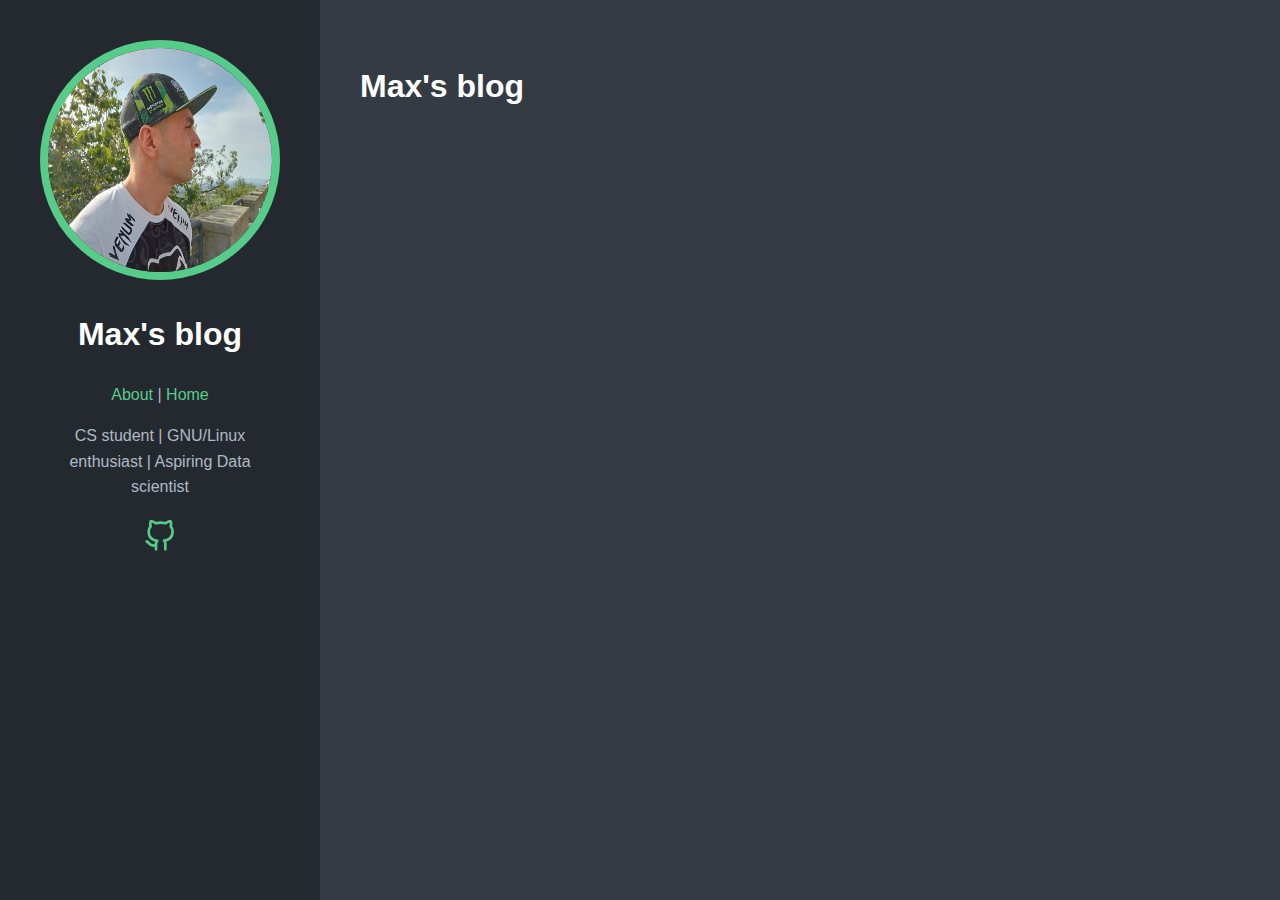
<file: index.html>
<!doctype html>
<html lang="en-us">
  <head>
    <title>Max&#39;s blog</title>
    <link rel="shortcut icon" href="/favicon.ico" />
    <meta charset="utf-8" />
    <meta name="generator" content="Hugo 0.118.2">
    <meta name="viewport" content="width=device-width, initial-scale=1" />
    <meta name="author" content="Emanuele Abbate" />
    <meta name="description" content="CS student | GNU/Linux enthusiast | Aspiring Data scientist" />
    <link rel="stylesheet" href="/css/main.min.3c3c186cd62e563ad6e2f00a89dbee656ab912d1d46f856b5605dd0232521e2a.css" />

    
    <meta name="twitter:card" content="summary"/>
<meta name="twitter:title" content="Max&#39;s blog"/>
<meta name="twitter:description" content="CS student | GNU/Linux enthusiast | Aspiring Data scientist"/>

    <meta property="og:title" content="Max&#39;s blog" />
<meta property="og:description" content="CS student | GNU/Linux enthusiast | Aspiring Data scientist" />
<meta property="og:type" content="website" />
<meta property="og:url" content="https://maxcohen31.github.io/" />


  </head>
  <body>
    <header class="app-header">
      <a href="https://maxcohen31.github.io/"><img class="app-header-avatar" src="/img/picme.jpg" alt="Emanuele Abbate" /></a>
      <span class="app-header-title">Max&#39;s blog</span>
      <nav class="app-header-menu">
          <a class="app-header-menu-item" href="/about/">About</a>
             | 
          
          <a class="app-header-menu-item" href="/">Home</a>
      </nav>
      <p>CS student | GNU/Linux enthusiast | Aspiring Data scientist</p>
      <div class="app-header-social">
        
          <a href="https://github.com/maxcohen31" target="_blank" rel="noreferrer noopener me">
            <svg viewBox="0 0 24 24" fill="none" stroke="currentColor" stroke-width="2" stroke-linecap="round" stroke-linejoin="round" class="icon icon-github">
  <title>Github</title>
  <path d="M9 19c-5 1.5-5-2.5-7-3m14 6v-3.87a3.37 3.37 0 0 0-.94-2.61c3.14-.35 6.44-1.54 6.44-7A5.44 5.44 0 0 0 20 4.77 5.07 5.07 0 0 0 19.91 1S18.73.65 16 2.48a13.38 13.38 0 0 0-7 0C6.27.65 5.09 1 5.09 1A5.07 5.07 0 0 0 5 4.77a5.44 5.44 0 0 0-1.5 3.78c0 5.42 3.3 6.61 6.44 7A3.37 3.37 0 0 0 9 18.13V22"></path>
</svg>
          </a>
        
      </div>
    </header>
    <main class="app-container">
      
  <article>
    <h1>Max&#39;s blog</h1>
    <ul class="posts-list">
      
    </ul>
    



  </article>

    </main>
  </body>
</html>
</file>
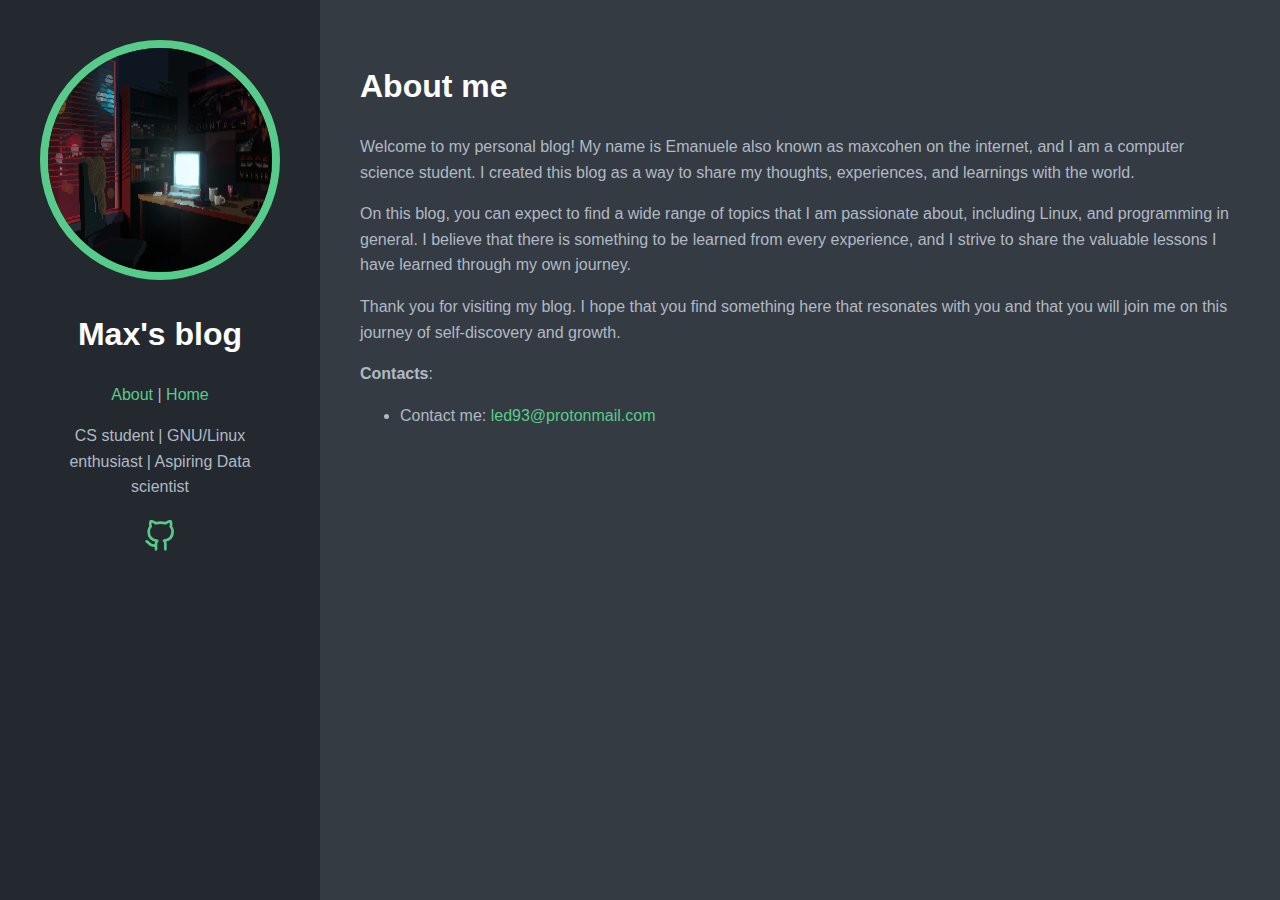
<file: about/index.html>
<!doctype html>
<html lang="en-us">
  <head>
    <title>About me // Max&#39;s blog</title>
    <link rel="shortcut icon" href="/favicon.ico" />
    <meta charset="utf-8" />
    <meta name="generator" content="Hugo 0.110.0">
    <meta name="viewport" content="width=device-width, initial-scale=1" />
    <meta name="author" content="Emanuele Abbate" />
    <meta name="description" content="" />
    <link rel="stylesheet" href="/css/main.min.3c3c186cd62e563ad6e2f00a89dbee656ab912d1d46f856b5605dd0232521e2a.css" />

    
    <meta name="twitter:card" content="summary"/>
<meta name="twitter:title" content="About me"/>
<meta name="twitter:description" content="Welcome to my personal blog! My name is Emanuele also known as maxcohen on the internet, and I am a computer science student. I created this blog as a way to share my thoughts, experiences, and learnings with the world.
On this blog, you can expect to find a wide range of topics that I am passionate about, including Linux, and programming in general. I believe that there is something to be learned from every experience, and I strive to share the valuable lessons I have learned through my own journey."/>

    <meta property="og:title" content="About me" />
<meta property="og:description" content="Welcome to my personal blog! My name is Emanuele also known as maxcohen on the internet, and I am a computer science student. I created this blog as a way to share my thoughts, experiences, and learnings with the world.
On this blog, you can expect to find a wide range of topics that I am passionate about, including Linux, and programming in general. I believe that there is something to be learned from every experience, and I strive to share the valuable lessons I have learned through my own journey." />
<meta property="og:type" content="article" />
<meta property="og:url" content="https://maxcohen31.github.io/about/" /><meta property="article:section" content="" />




  </head>
  <body>
    <header class="app-header">
      <a href="https://maxcohen31.github.io/"><img class="app-header-avatar" src="/img/retro.jpg" alt="Emanuele Abbate" /></a>
      <span class="app-header-title">Max&#39;s blog</span>
      <nav class="app-header-menu">
          <a class="app-header-menu-item" href="/about/">About</a>
             | 
          
          <a class="app-header-menu-item" href="/">Home</a>
      </nav>
      <p>CS student | GNU/Linux enthusiast | Aspiring Data scientist</p>
      <div class="app-header-social">
        
          <a href="https://github.com/maxcohen31" target="_blank" rel="noreferrer noopener me">
            <svg viewBox="0 0 24 24" fill="none" stroke="currentColor" stroke-width="2" stroke-linecap="round" stroke-linejoin="round" class="icon icon-github">
  <title>Github</title>
  <path d="M9 19c-5 1.5-5-2.5-7-3m14 6v-3.87a3.37 3.37 0 0 0-.94-2.61c3.14-.35 6.44-1.54 6.44-7A5.44 5.44 0 0 0 20 4.77 5.07 5.07 0 0 0 19.91 1S18.73.65 16 2.48a13.38 13.38 0 0 0-7 0C6.27.65 5.09 1 5.09 1A5.07 5.07 0 0 0 5 4.77a5.44 5.44 0 0 0-1.5 3.78c0 5.42 3.3 6.61 6.44 7A3.37 3.37 0 0 0 9 18.13V22"></path>
</svg>
          </a>
        
      </div>
    </header>
    <main class="app-container">
      
  <article class="post">
    <header class="post-header">
      <h1 class ="post-title">About me</h1>
    </header>
    <div class="post-content">
      <p>Welcome to my personal blog! My name is Emanuele also known as maxcohen on the internet, and I am a computer science student. I created this blog as a way to share my thoughts, experiences, and learnings with the world.</p>
<p>On this blog, you can expect to find a wide range of topics that I am passionate about, including Linux, and programming in general. I believe that there is something to be learned from every experience, and I strive to share the valuable lessons I have learned through my own journey.</p>
<p>Thank you for visiting my blog. I hope that you find something here that resonates with you and that you will join me on this journey of self-discovery and growth.</p>
<p><strong>Contacts</strong>:</p>
<ul>
<li>Contact me: <a href="mailto:led93@protonmail.com">led93@protonmail.com</a></li>
</ul>

    </div>
    <div class="post-footer">
      
    </div>
  </article>

    </main>
  </body>
</html>
</file>
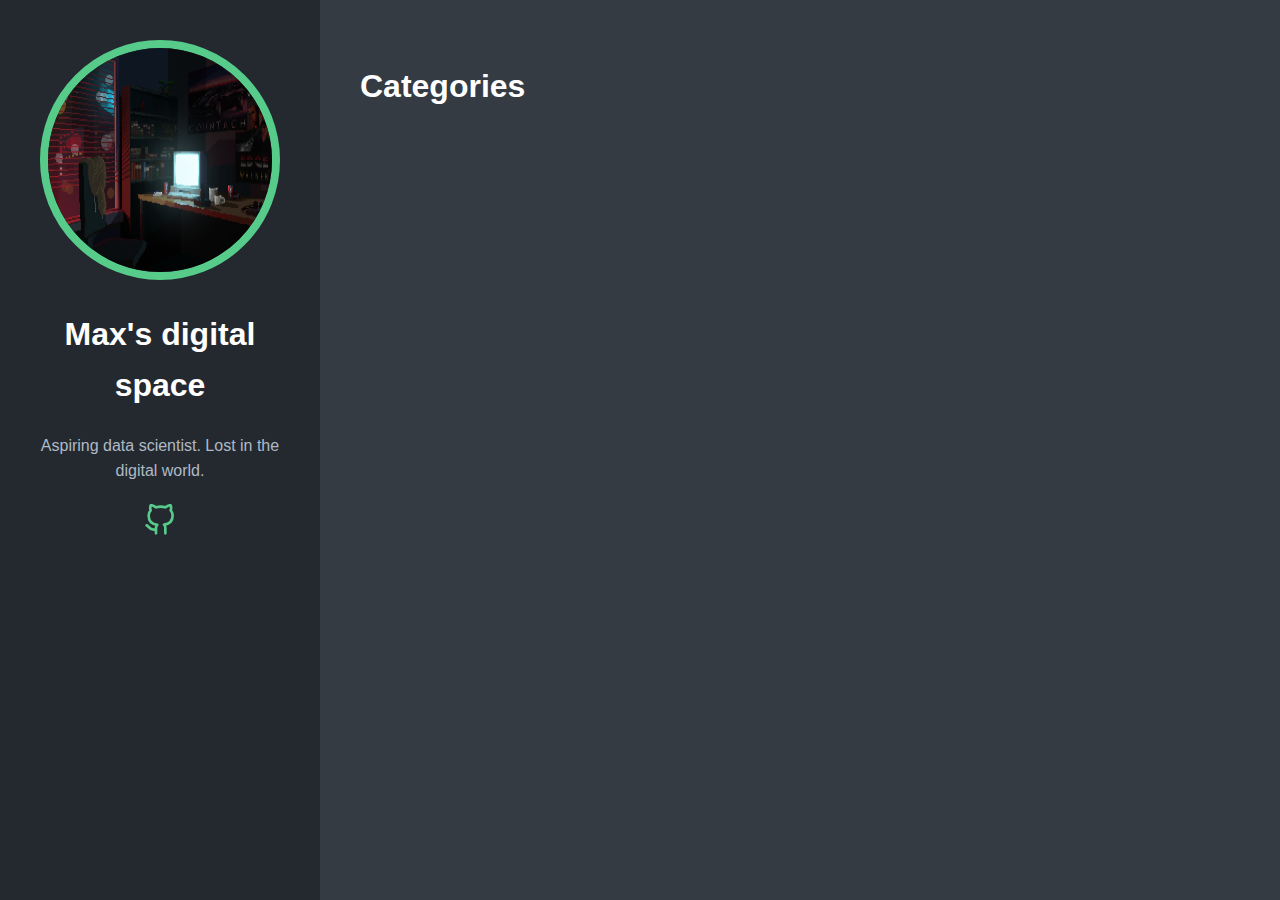
<file: categories/index.html>
<!doctype html>
<html lang="en-us">
  <head>
    <title>Categories // Max&#39;s digital space</title>
    <link rel="shortcut icon" href="/favicon.ico" />
    <meta charset="utf-8" />
    <meta name="generator" content="Hugo 0.109.0">
    <meta name="viewport" content="width=device-width, initial-scale=1" />
    <meta name="author" content="Emanuele Abbate" />
    <meta name="description" content="" />
    <link rel="stylesheet" href="/css/main.min.3c3c186cd62e563ad6e2f00a89dbee656ab912d1d46f856b5605dd0232521e2a.css" />

    
    <meta name="twitter:card" content="summary"/>
<meta name="twitter:title" content="Categories"/>
<meta name="twitter:description" content="Aspiring data scientist. Lost in the digital world."/>

    <meta property="og:title" content="Categories" />
<meta property="og:description" content="Aspiring data scientist. Lost in the digital world." />
<meta property="og:type" content="website" />
<meta property="og:url" content="https://maxcohen31.github.io/categories/" />


  </head>
  <body>
    <header class="app-header">
      <a href="https://maxcohen31.github.io/"><img class="app-header-avatar" src="/img/retro.jpg" alt="Emanuele Abbate" /></a>
      <span class="app-header-title">Max&#39;s digital space</span>
      <p>Aspiring data scientist. Lost in the digital world.</p>
      <div class="app-header-social">
        
          <a href="https://github.com/maxcohen31" target="_blank" rel="noreferrer noopener me">
            <svg viewBox="0 0 24 24" fill="none" stroke="currentColor" stroke-width="2" stroke-linecap="round" stroke-linejoin="round" class="icon icon-github">
  <title>Github</title>
  <path d="M9 19c-5 1.5-5-2.5-7-3m14 6v-3.87a3.37 3.37 0 0 0-.94-2.61c3.14-.35 6.44-1.54 6.44-7A5.44 5.44 0 0 0 20 4.77 5.07 5.07 0 0 0 19.91 1S18.73.65 16 2.48a13.38 13.38 0 0 0-7 0C6.27.65 5.09 1 5.09 1A5.07 5.07 0 0 0 5 4.77a5.44 5.44 0 0 0-1.5 3.78c0 5.42 3.3 6.61 6.44 7A3.37 3.37 0 0 0 9 18.13V22"></path>
</svg>
          </a>
        
      </div>
    </header>
    <main class="app-container">
      
  <article>
    <h1>Categories</h1>
    <ul class="tags-list">
      
    </ul>
  </article>

    </main>
  </body>
</html>
</file>
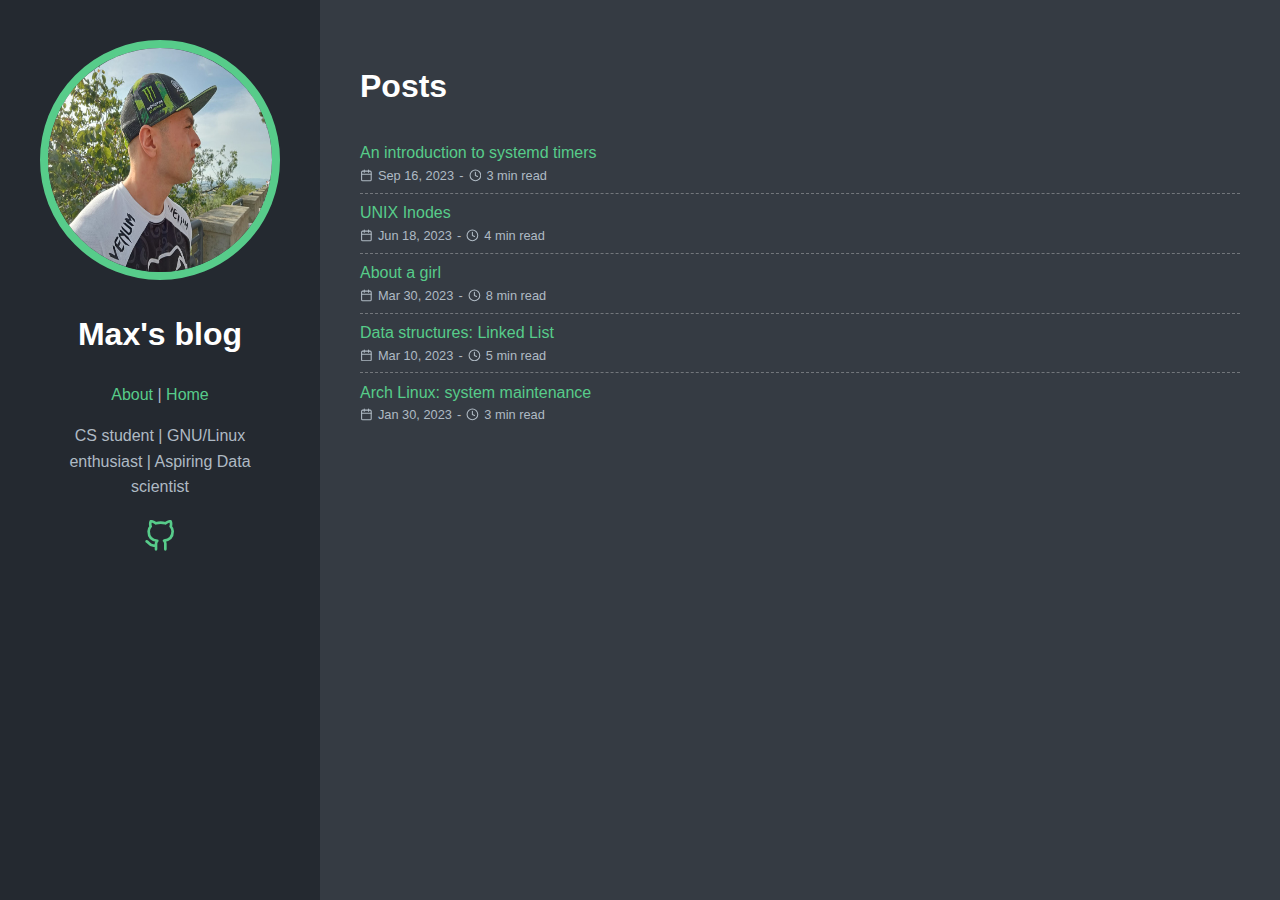
<file: posts/index.html>
<!doctype html>
<html lang="en-us">
  <head>
    <title>Posts // Max&#39;s blog</title>
    <link rel="shortcut icon" href="/favicon.ico" />
    <meta charset="utf-8" />
    <meta name="generator" content="Hugo 0.118.2">
    <meta name="viewport" content="width=device-width, initial-scale=1" />
    <meta name="author" content="Emanuele Abbate" />
    <meta name="description" content="" />
    <link rel="stylesheet" href="/css/main.min.3c3c186cd62e563ad6e2f00a89dbee656ab912d1d46f856b5605dd0232521e2a.css" />

    
    <meta name="twitter:card" content="summary"/>
<meta name="twitter:title" content="Posts"/>
<meta name="twitter:description" content="CS student | GNU/Linux enthusiast | Aspiring Data scientist"/>

    <meta property="og:title" content="Posts" />
<meta property="og:description" content="CS student | GNU/Linux enthusiast | Aspiring Data scientist" />
<meta property="og:type" content="website" />
<meta property="og:url" content="https://maxcohen31.github.io/posts/" />


  </head>
  <body>
    <header class="app-header">
      <a href="https://maxcohen31.github.io/"><img class="app-header-avatar" src="/img/picme.jpg" alt="Emanuele Abbate" /></a>
      <span class="app-header-title">Max&#39;s blog</span>
      <nav class="app-header-menu">
          <a class="app-header-menu-item" href="/about/">About</a>
             | 
          
          <a class="app-header-menu-item" href="/">Home</a>
      </nav>
      <p>CS student | GNU/Linux enthusiast | Aspiring Data scientist</p>
      <div class="app-header-social">
        
          <a href="https://github.com/maxcohen31" target="_blank" rel="noreferrer noopener me">
            <svg viewBox="0 0 24 24" fill="none" stroke="currentColor" stroke-width="2" stroke-linecap="round" stroke-linejoin="round" class="icon icon-github">
  <title>Github</title>
  <path d="M9 19c-5 1.5-5-2.5-7-3m14 6v-3.87a3.37 3.37 0 0 0-.94-2.61c3.14-.35 6.44-1.54 6.44-7A5.44 5.44 0 0 0 20 4.77 5.07 5.07 0 0 0 19.91 1S18.73.65 16 2.48a13.38 13.38 0 0 0-7 0C6.27.65 5.09 1 5.09 1A5.07 5.07 0 0 0 5 4.77a5.44 5.44 0 0 0-1.5 3.78c0 5.42 3.3 6.61 6.44 7A3.37 3.37 0 0 0 9 18.13V22"></path>
</svg>
          </a>
        
      </div>
    </header>
    <main class="app-container">
      
  <article>
    <h1>Posts</h1>
    <ul class="posts-list">
      
        <li class="posts-list-item">
          <a class="posts-list-item-title" href="https://maxcohen31.github.io/posts/timers/">An introduction to systemd timers</a>
          <span class="posts-list-item-description">
            <svg viewBox="0 0 24 24" fill="none" stroke="currentColor" stroke-width="2" stroke-linecap="round" stroke-linejoin="round" class="icon icon-calendar">
  <title>calendar</title>
  <rect x="3" y="4" width="18" height="18" rx="2" ry="2"></rect><line x1="16" y1="2" x2="16" y2="6"></line><line x1="8" y1="2" x2="8" y2="6"></line><line x1="3" y1="10" x2="21" y2="10"></line>
</svg>
            Sep 16, 2023
            <span class="posts-list-item-separator">-</span>
            <svg viewBox="0 0 24 24" fill="none" stroke="currentColor" stroke-width="2" stroke-linecap="round" stroke-linejoin="round" class="icon icon-clock">
  <title>clock</title>
  <circle cx="12" cy="12" r="10"></circle><polyline points="12 6 12 12 16 14"></polyline>
</svg>
            3 min read
          </span>
        </li>
      
        <li class="posts-list-item">
          <a class="posts-list-item-title" href="https://maxcohen31.github.io/posts/unix_inodes/">UNIX Inodes</a>
          <span class="posts-list-item-description">
            <svg viewBox="0 0 24 24" fill="none" stroke="currentColor" stroke-width="2" stroke-linecap="round" stroke-linejoin="round" class="icon icon-calendar">
  <title>calendar</title>
  <rect x="3" y="4" width="18" height="18" rx="2" ry="2"></rect><line x1="16" y1="2" x2="16" y2="6"></line><line x1="8" y1="2" x2="8" y2="6"></line><line x1="3" y1="10" x2="21" y2="10"></line>
</svg>
            Jun 18, 2023
            <span class="posts-list-item-separator">-</span>
            <svg viewBox="0 0 24 24" fill="none" stroke="currentColor" stroke-width="2" stroke-linecap="round" stroke-linejoin="round" class="icon icon-clock">
  <title>clock</title>
  <circle cx="12" cy="12" r="10"></circle><polyline points="12 6 12 12 16 14"></polyline>
</svg>
            4 min read
          </span>
        </li>
      
        <li class="posts-list-item">
          <a class="posts-list-item-title" href="https://maxcohen31.github.io/posts/about_a_girl/">About a girl</a>
          <span class="posts-list-item-description">
            <svg viewBox="0 0 24 24" fill="none" stroke="currentColor" stroke-width="2" stroke-linecap="round" stroke-linejoin="round" class="icon icon-calendar">
  <title>calendar</title>
  <rect x="3" y="4" width="18" height="18" rx="2" ry="2"></rect><line x1="16" y1="2" x2="16" y2="6"></line><line x1="8" y1="2" x2="8" y2="6"></line><line x1="3" y1="10" x2="21" y2="10"></line>
</svg>
            Mar 30, 2023
            <span class="posts-list-item-separator">-</span>
            <svg viewBox="0 0 24 24" fill="none" stroke="currentColor" stroke-width="2" stroke-linecap="round" stroke-linejoin="round" class="icon icon-clock">
  <title>clock</title>
  <circle cx="12" cy="12" r="10"></circle><polyline points="12 6 12 12 16 14"></polyline>
</svg>
            8 min read
          </span>
        </li>
      
        <li class="posts-list-item">
          <a class="posts-list-item-title" href="https://maxcohen31.github.io/posts/data_structure1/">Data structures: Linked List</a>
          <span class="posts-list-item-description">
            <svg viewBox="0 0 24 24" fill="none" stroke="currentColor" stroke-width="2" stroke-linecap="round" stroke-linejoin="round" class="icon icon-calendar">
  <title>calendar</title>
  <rect x="3" y="4" width="18" height="18" rx="2" ry="2"></rect><line x1="16" y1="2" x2="16" y2="6"></line><line x1="8" y1="2" x2="8" y2="6"></line><line x1="3" y1="10" x2="21" y2="10"></line>
</svg>
            Mar 10, 2023
            <span class="posts-list-item-separator">-</span>
            <svg viewBox="0 0 24 24" fill="none" stroke="currentColor" stroke-width="2" stroke-linecap="round" stroke-linejoin="round" class="icon icon-clock">
  <title>clock</title>
  <circle cx="12" cy="12" r="10"></circle><polyline points="12 6 12 12 16 14"></polyline>
</svg>
            5 min read
          </span>
        </li>
      
        <li class="posts-list-item">
          <a class="posts-list-item-title" href="https://maxcohen31.github.io/posts/first/">Arch Linux: system maintenance</a>
          <span class="posts-list-item-description">
            <svg viewBox="0 0 24 24" fill="none" stroke="currentColor" stroke-width="2" stroke-linecap="round" stroke-linejoin="round" class="icon icon-calendar">
  <title>calendar</title>
  <rect x="3" y="4" width="18" height="18" rx="2" ry="2"></rect><line x1="16" y1="2" x2="16" y2="6"></line><line x1="8" y1="2" x2="8" y2="6"></line><line x1="3" y1="10" x2="21" y2="10"></line>
</svg>
            Jan 30, 2023
            <span class="posts-list-item-separator">-</span>
            <svg viewBox="0 0 24 24" fill="none" stroke="currentColor" stroke-width="2" stroke-linecap="round" stroke-linejoin="round" class="icon icon-clock">
  <title>clock</title>
  <circle cx="12" cy="12" r="10"></circle><polyline points="12 6 12 12 16 14"></polyline>
</svg>
            3 min read
          </span>
        </li>
      
    </ul>
    



  </article>

    </main>
  </body>
</html>
</file>
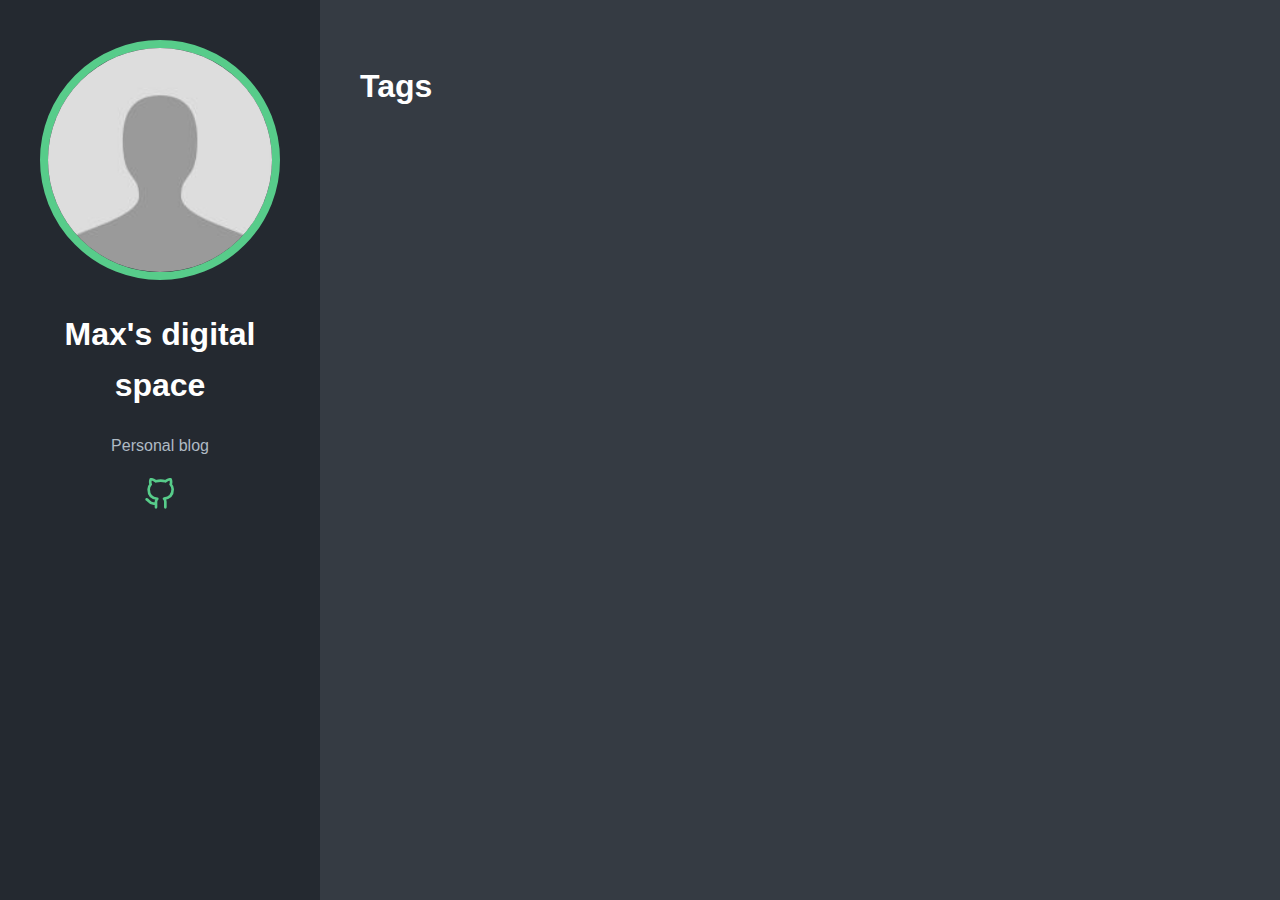
<file: tags/index.html>
<!doctype html>
<html lang="en-us">
  <head>
    <title>Tags // Max&#39;s digital space</title>
    <link rel="shortcut icon" href="/favicon.ico" />
    <meta charset="utf-8" />
    <meta name="generator" content="Hugo 0.109.0">
    <meta name="viewport" content="width=device-width, initial-scale=1" />
    <meta name="author" content="Emanuele Abbate" />
    <meta name="description" content="" />
    <link rel="stylesheet" href="/css/main.min.3c3c186cd62e563ad6e2f00a89dbee656ab912d1d46f856b5605dd0232521e2a.css" />

    
    <meta name="twitter:card" content="summary"/>
<meta name="twitter:title" content="Tags"/>
<meta name="twitter:description" content="Personal blog"/>

    <meta property="og:title" content="Tags" />
<meta property="og:description" content="Personal blog" />
<meta property="og:type" content="website" />
<meta property="og:url" content="https://maxcohen31.github.io/tags/" />


  </head>
  <body>
    <header class="app-header">
      <a href="https://maxcohen31.github.io/"><img class="app-header-avatar" src="/avatar.jpg" alt="Emanuele Abbate" /></a>
      <span class="app-header-title">Max&#39;s digital space</span>
      <p>Personal blog</p>
      <div class="app-header-social">
        
          <a href="https://github.com/maxcohen31" target="_blank" rel="noreferrer noopener me">
            <svg viewBox="0 0 24 24" fill="none" stroke="currentColor" stroke-width="2" stroke-linecap="round" stroke-linejoin="round" class="icon icon-github">
  <title>Github</title>
  <path d="M9 19c-5 1.5-5-2.5-7-3m14 6v-3.87a3.37 3.37 0 0 0-.94-2.61c3.14-.35 6.44-1.54 6.44-7A5.44 5.44 0 0 0 20 4.77 5.07 5.07 0 0 0 19.91 1S18.73.65 16 2.48a13.38 13.38 0 0 0-7 0C6.27.65 5.09 1 5.09 1A5.07 5.07 0 0 0 5 4.77a5.44 5.44 0 0 0-1.5 3.78c0 5.42 3.3 6.61 6.44 7A3.37 3.37 0 0 0 9 18.13V22"></path>
</svg>
          </a>
        
      </div>
    </header>
    <main class="app-container">
      
  <article>
    <h1>Tags</h1>
    <ul class="tags-list">
      
    </ul>
  </article>

    </main>
  </body>
</html>
</file>
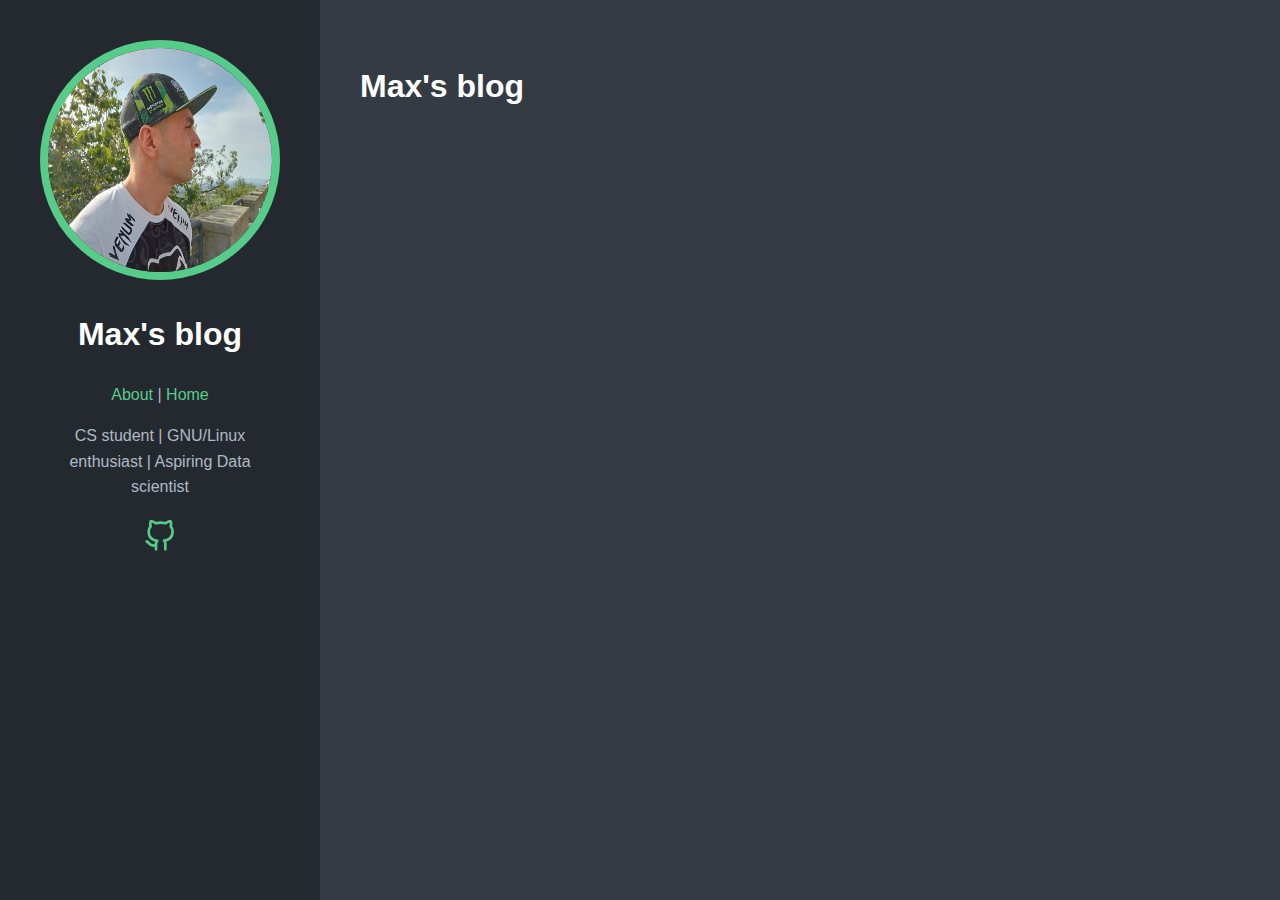
<file: page/1/index.html>
<!DOCTYPE html>
<html lang="en-us">
  <head>
    <title>https://maxcohen31.github.io/</title>
    <link rel="canonical" href="https://maxcohen31.github.io/">
    <meta name="robots" content="noindex">
    <meta charset="utf-8">
    <meta http-equiv="refresh" content="0; url=https://maxcohen31.github.io/">
  </head>
</html>
</file>
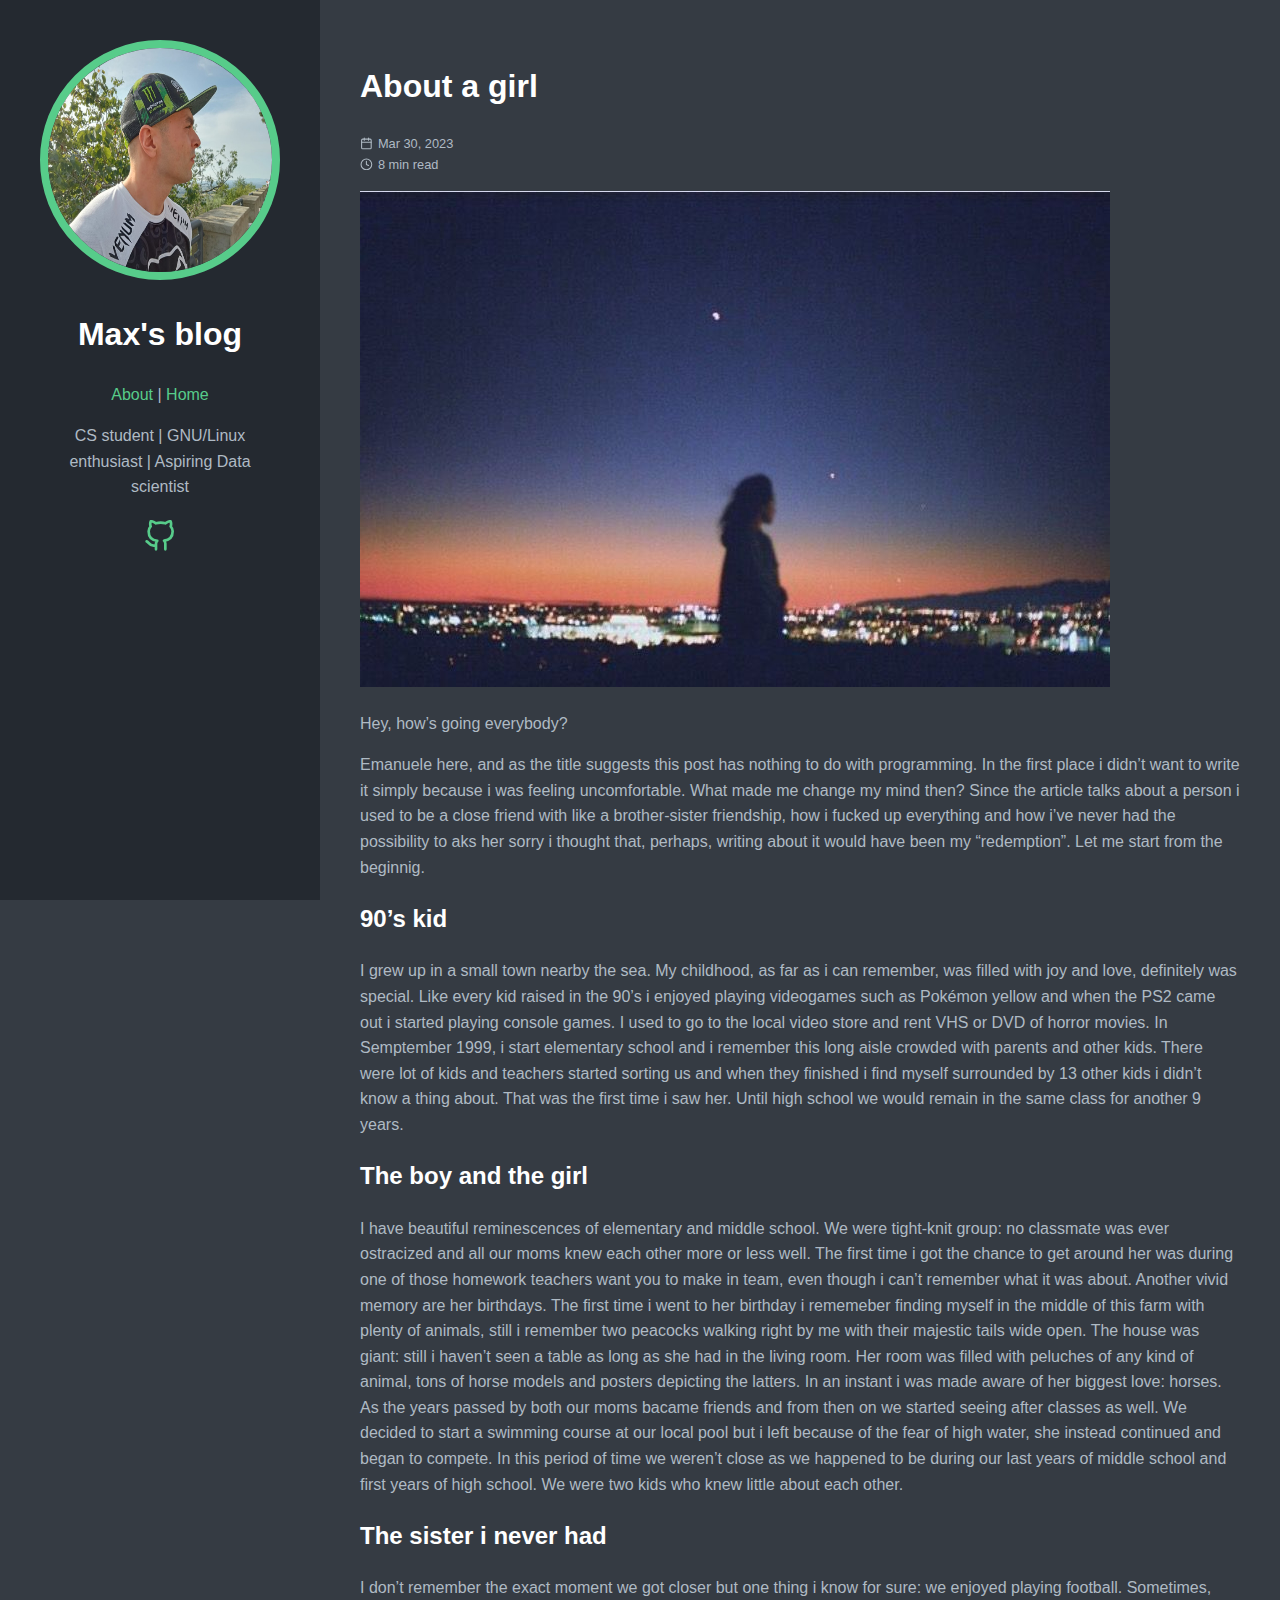
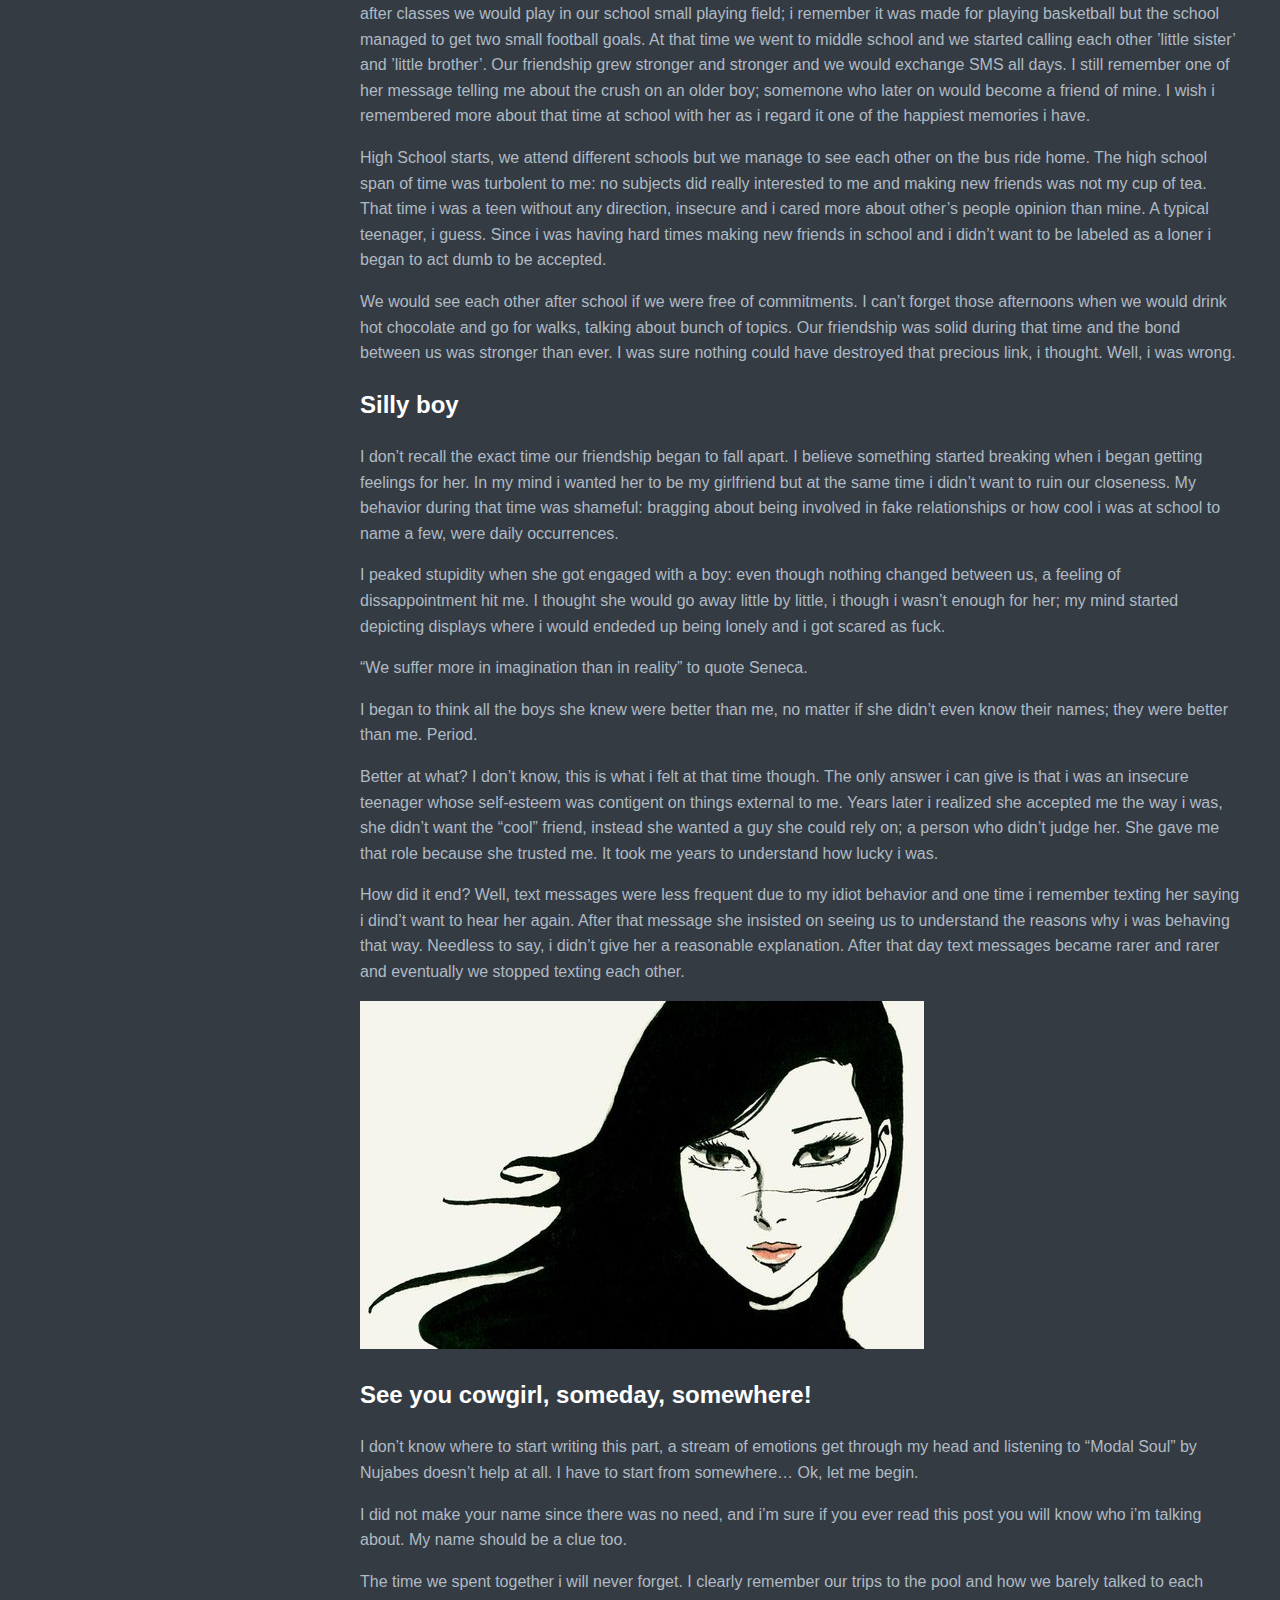
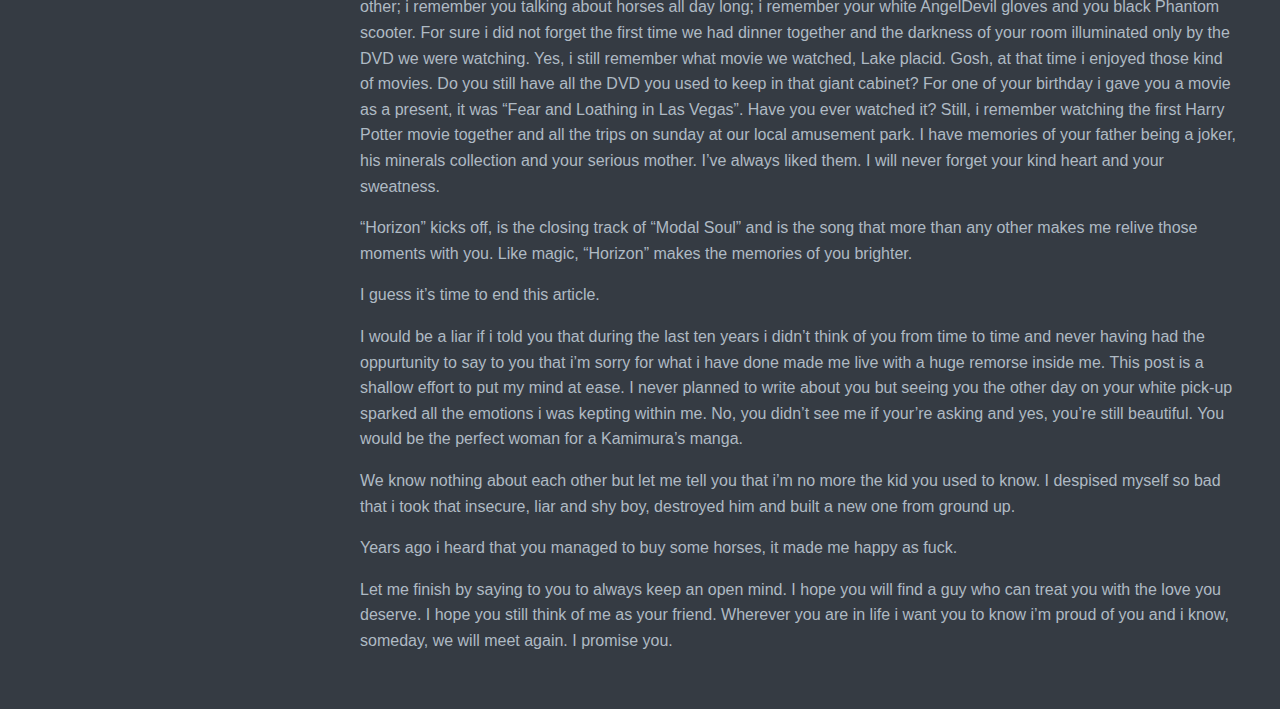
<file: posts/about_a_girl/index.html>
<!doctype html>
<html lang="en-us">
  <head>
    <title>About a girl // Max&#39;s blog</title>
    <link rel="shortcut icon" href="/favicon.ico" />
    <meta charset="utf-8" />
    <meta name="generator" content="Hugo 0.118.2">
    <meta name="viewport" content="width=device-width, initial-scale=1" />
    <meta name="author" content="Emanuele Abbate" />
    <meta name="description" content="" />
    <link rel="stylesheet" href="/css/main.min.3c3c186cd62e563ad6e2f00a89dbee656ab912d1d46f856b5605dd0232521e2a.css" />

    
    <meta name="twitter:card" content="summary"/>
<meta name="twitter:title" content="About a girl"/>
<meta name="twitter:description" content="Hey, how&rsquo;s going everybody?
Emanuele here, and as the title suggests this post has nothing to do with programming. In the first place i didn&rsquo;t want to write it simply because i was feeling uncomfortable. What made me change my mind then? Since the article talks about a person i used to be a close friend with like a brother-sister friendship, how i fucked up everything and how i&rsquo;ve never had the possibility to aks her sorry i thought that, perhaps, writing about it would have been my &ldquo;redemption&rdquo;."/>

    <meta property="og:title" content="About a girl" />
<meta property="og:description" content="Hey, how&rsquo;s going everybody?
Emanuele here, and as the title suggests this post has nothing to do with programming. In the first place i didn&rsquo;t want to write it simply because i was feeling uncomfortable. What made me change my mind then? Since the article talks about a person i used to be a close friend with like a brother-sister friendship, how i fucked up everything and how i&rsquo;ve never had the possibility to aks her sorry i thought that, perhaps, writing about it would have been my &ldquo;redemption&rdquo;." />
<meta property="og:type" content="article" />
<meta property="og:url" content="https://maxcohen31.github.io/posts/about_a_girl/" /><meta property="article:section" content="posts" />
<meta property="article:published_time" content="2023-03-30T10:31:14+02:00" />
<meta property="article:modified_time" content="2023-03-30T10:31:14+02:00" />


  </head>
  <body>
    <header class="app-header">
      <a href="https://maxcohen31.github.io/"><img class="app-header-avatar" src="/img/picme.jpg" alt="Emanuele Abbate" /></a>
      <span class="app-header-title">Max&#39;s blog</span>
      <nav class="app-header-menu">
          <a class="app-header-menu-item" href="/about/">About</a>
             | 
          
          <a class="app-header-menu-item" href="/">Home</a>
      </nav>
      <p>CS student | GNU/Linux enthusiast | Aspiring Data scientist</p>
      <div class="app-header-social">
        
          <a href="https://github.com/maxcohen31" target="_blank" rel="noreferrer noopener me">
            <svg viewBox="0 0 24 24" fill="none" stroke="currentColor" stroke-width="2" stroke-linecap="round" stroke-linejoin="round" class="icon icon-github">
  <title>Github</title>
  <path d="M9 19c-5 1.5-5-2.5-7-3m14 6v-3.87a3.37 3.37 0 0 0-.94-2.61c3.14-.35 6.44-1.54 6.44-7A5.44 5.44 0 0 0 20 4.77 5.07 5.07 0 0 0 19.91 1S18.73.65 16 2.48a13.38 13.38 0 0 0-7 0C6.27.65 5.09 1 5.09 1A5.07 5.07 0 0 0 5 4.77a5.44 5.44 0 0 0-1.5 3.78c0 5.42 3.3 6.61 6.44 7A3.37 3.37 0 0 0 9 18.13V22"></path>
</svg>
          </a>
        
      </div>
    </header>
    <main class="app-container">
      
  <article class="post">
    <header class="post-header">
      <h1 class ="post-title">About a girl</h1>
      <div class="post-meta">
        <div>
          <svg viewBox="0 0 24 24" fill="none" stroke="currentColor" stroke-width="2" stroke-linecap="round" stroke-linejoin="round" class="icon icon-calendar">
  <title>calendar</title>
  <rect x="3" y="4" width="18" height="18" rx="2" ry="2"></rect><line x1="16" y1="2" x2="16" y2="6"></line><line x1="8" y1="2" x2="8" y2="6"></line><line x1="3" y1="10" x2="21" y2="10"></line>
</svg>
          Mar 30, 2023
        </div>
        <div>
          <svg viewBox="0 0 24 24" fill="none" stroke="currentColor" stroke-width="2" stroke-linecap="round" stroke-linejoin="round" class="icon icon-clock">
  <title>clock</title>
  <circle cx="12" cy="12" r="10"></circle><polyline points="12 6 12 12 16 14"></polyline>
</svg>
          8 min read
        </div>
      </div>
    </header>
    <div class="post-content">
      <p><img src="/city_girl.jpg" alt="girl"></p>
<p>Hey, how&rsquo;s going everybody?</p>
<p>Emanuele here, and as the title suggests this post has nothing to do with programming. In the first place i didn&rsquo;t want to write it simply because i was feeling uncomfortable. What made me change my mind then? Since the article talks about a person i used to be a close friend with like a brother-sister friendship, how i fucked up everything and how i&rsquo;ve never had the possibility to aks her sorry i thought that, perhaps, writing about it would have been my &ldquo;redemption&rdquo;.
Let me start from the beginnig.</p>
<h2 id="90s-kid">90&rsquo;s kid</h2>
<p>I grew up in a small town nearby the sea. My childhood, as far as i can remember, was filled with joy and love, definitely was special. Like every kid raised in the 90&rsquo;s i enjoyed playing videogames such as Pokémon yellow and when the PS2 came out i started playing console games. I used to go to the local video store and rent VHS or DVD of horror movies. In Semptember 1999, i start elementary school and i remember this long aisle crowded with parents and other kids. There were lot of kids and teachers started sorting us and when they finished i find myself surrounded by 13 other kids i didn&rsquo;t know a thing about. That was the first time i saw her. Until high school we would remain in the same class for another 9 years.</p>
<h2 id="the-boy-and-the-girl">The boy and the girl</h2>
<p>I have beautiful reminescences of elementary and middle school. We were tight-knit group: no classmate was ever ostracized and all our moms knew each other more or less well. The first time i got the chance to get around her was during one of those homework teachers want you to make in team, even though i can&rsquo;t remember what it was about. Another vivid memory are her birthdays. The first time i went to her birthday i rememeber finding myself in the middle of this farm with plenty of animals, still i remember two peacocks walking right by me with their majestic tails wide open. The house was giant: still i haven&rsquo;t seen a table as long as she had in the living room. Her room was filled with peluches of any kind of animal, tons of horse models and posters depicting the latters. In an instant i was made aware of her biggest love: horses.<br>
As the years passed by both our moms bacame friends and from then on we started seeing after classes as well. We decided to start a swimming course at our local pool but i left because of the fear of high water, she instead continued and began to compete. In this period of time we weren&rsquo;t close as we happened to be during our last years of middle school and first years of high school. We were two kids who knew little about each other.</p>
<h2 id="the-sister-i-never-had">The sister i never had</h2>
<p>I don&rsquo;t remember the exact moment we got closer but one thing i know for sure: we enjoyed playing football. Sometimes, after classes we would play in our school small playing field; i remember it was made for playing basketball but the school managed to get two small football goals. At that time we went to middle school and we started calling each other &rsquo;little sister&rsquo; and &rsquo;little brother&rsquo;. Our friendship grew stronger and stronger and we would exchange SMS all days. I still remember one of her message telling me about the crush on an older boy; somemone who later on would become a friend of mine. I wish i remembered more about that time at school with her as i regard it one of the happiest memories i have.</p>
<p>High School starts, we attend different schools but we manage to see each other on the bus ride home. The high school span of time was turbolent to me: no subjects did really interested to me and making new friends was not my cup of tea. That time i was a teen without any direction, insecure and i cared more about other&rsquo;s people opinion than mine. A typical teenager, i guess. Since i was having hard times making new friends in school and i didn&rsquo;t want to be labeled as a loner i began to act dumb to be accepted.</p>
<p>We would see each other after school if we were free of commitments. I can&rsquo;t forget those afternoons when we would drink hot chocolate and go for walks, talking about bunch of topics. Our friendship was solid during that time and the bond between us was stronger than ever. I was sure nothing could have destroyed that precious link, i thought. Well, i was wrong.</p>
<h2 id="silly-boy">Silly boy</h2>
<p>I don&rsquo;t recall the exact time our friendship began to fall apart. I believe something started breaking when i began getting feelings for her. In my mind i wanted her to be my girlfriend but at the same time i didn&rsquo;t want to ruin our closeness. My behavior during that time was shameful: bragging about being involved in fake relationships or how cool i was at school to name a few, were daily occurrences.</p>
<p>I peaked stupidity when she got engaged with a boy: even though nothing changed between us, a feeling of dissappointment hit me. I thought she would go away little by little, i though i wasn&rsquo;t enough for her; my mind started depicting displays where i would endeded up being lonely and i got scared as fuck.</p>
<p>&ldquo;We suffer more in imagination than in reality&rdquo; to quote Seneca.</p>
<p>I began to think all the boys she knew were better than me, no matter if she didn&rsquo;t even know their names; they were better than me. Period.</p>
<p>Better at what? I don&rsquo;t know, this is what i felt at that time though. The only answer i can give is that i was an insecure teenager whose self-esteem was contigent on things external to me. Years later i realized she accepted me the way i was, she didn&rsquo;t want the &ldquo;cool&rdquo; friend, instead she wanted a guy she could rely on; a person who didn&rsquo;t judge her. She gave me that role because she trusted me. It took me years to understand how lucky i was.</p>
<p>How did it end? Well, text messages were less frequent due to my idiot behavior and one time i remember texting her saying i dind&rsquo;t want to hear her again. After that message she insisted on seeing us to understand the reasons why i was behaving that way. Needless to say, i didn&rsquo;t give her a reasonable explanation. After that day text messages became rarer and rarer and eventually we stopped texting each other.</p>
<p><img src="/kamimura.jpg" alt="kamimura"></p>
<h2 id="see-you-cowgirl-someday-somewhere">See you cowgirl, someday, somewhere!</h2>
<p>I don&rsquo;t know where to start writing this part, a stream of emotions get through my head and listening to &ldquo;Modal Soul&rdquo; by Nujabes doesn&rsquo;t help at all. I have to start from somewhere&hellip; Ok, let me begin.</p>
<p>I did not make your name since there was no need, and i&rsquo;m sure if you ever read this post you will know who i&rsquo;m talking about. My name should be a clue too.</p>
<p>The time we spent together i will never forget. I clearly remember our trips to the pool and how we barely talked to each other; i remember you talking about horses all day long; i remember your white AngelDevil gloves and you black Phantom scooter. For sure i did not forget the first time we had dinner together and the darkness of your room illuminated only by the DVD we were watching. Yes, i still remember what movie we watched, Lake placid. Gosh, at that time i enjoyed those kind of movies.
Do you still have all the DVD you used to keep in that giant cabinet?
For one of your birthday i gave you a movie as a present, it was &ldquo;Fear and Loathing in Las Vegas&rdquo;. Have you ever watched it?
Still, i remember watching the first Harry Potter movie together and all the trips on sunday at our local amusement park. I have memories of your father being a joker, his minerals collection and your serious mother. I&rsquo;ve always liked them. I will never forget your kind heart and your sweatness.</p>
<p>&ldquo;Horizon&rdquo; kicks off, is the closing track of &ldquo;Modal Soul&rdquo; and is the song that more than any other makes me relive those moments with you. Like magic, &ldquo;Horizon&rdquo; makes the memories of you brighter.</p>
<p>I guess it&rsquo;s time to end this article.</p>
<p>I would be a liar if i told you that during the last ten years i didn&rsquo;t think of you from time to time and never having had the oppurtunity to say to you that i&rsquo;m sorry for what i have done made me live with a huge remorse inside me. This post is a shallow effort to put my mind at ease. I never planned to write about you but seeing you the other day on your white pick-up sparked all the emotions i was kepting within me. No, you didn&rsquo;t see me if your&rsquo;re asking and yes, you&rsquo;re still beautiful. You would be the perfect woman for a Kamimura&rsquo;s manga.</p>
<p>We know nothing about each other but let me tell you that i&rsquo;m no more the kid you used to know. I despised myself so bad that i took that insecure, liar and shy boy, destroyed him and built a new one from ground up.</p>
<p>Years ago i heard that you managed to buy some horses, it made me happy as fuck.</p>
<p>Let me finish by saying to you to always keep an open mind. I hope you will find a guy who can treat you with the love you deserve. I hope you still think of me as your friend. Wherever you are in life i want you to know i&rsquo;m proud of you and i know, someday, we will meet again. I promise you.</p>

    </div>
    <div class="post-footer">
      
    </div>
  </article>

    </main>
  </body>
</html>
</file>
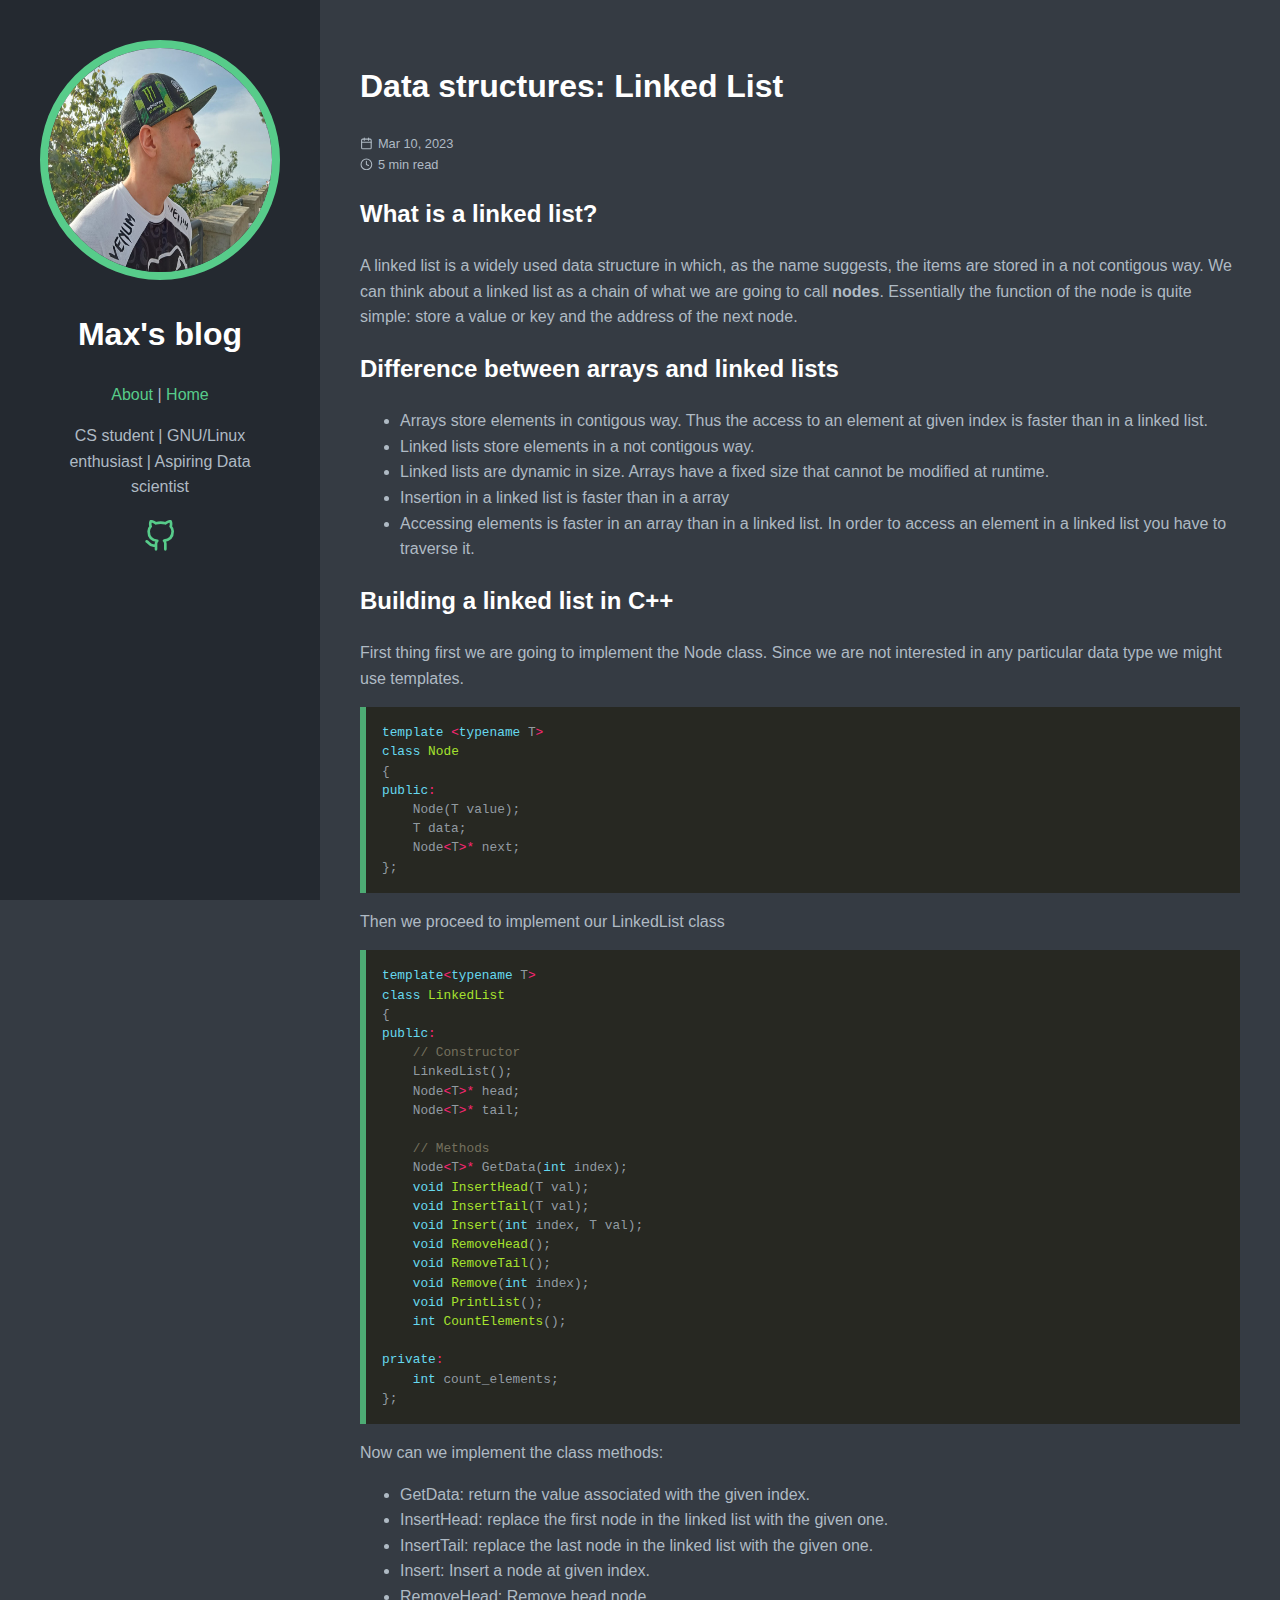
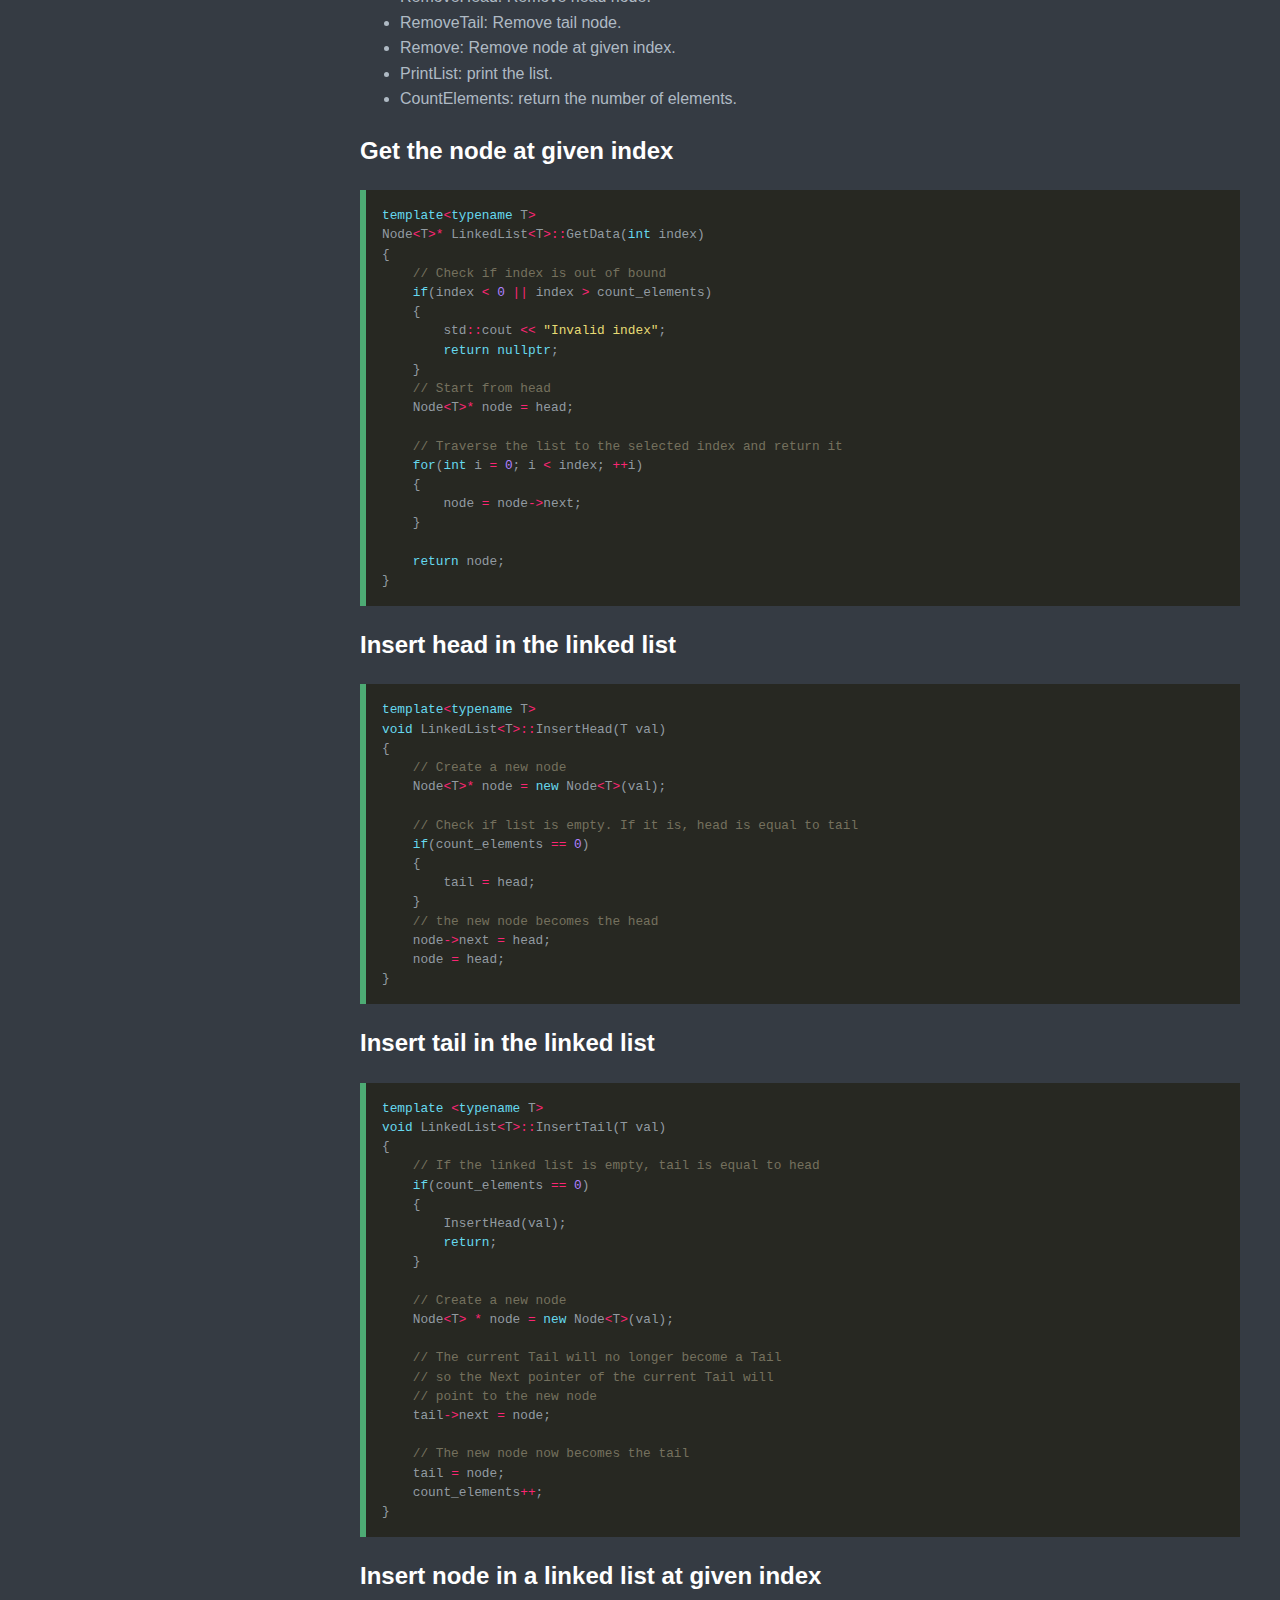
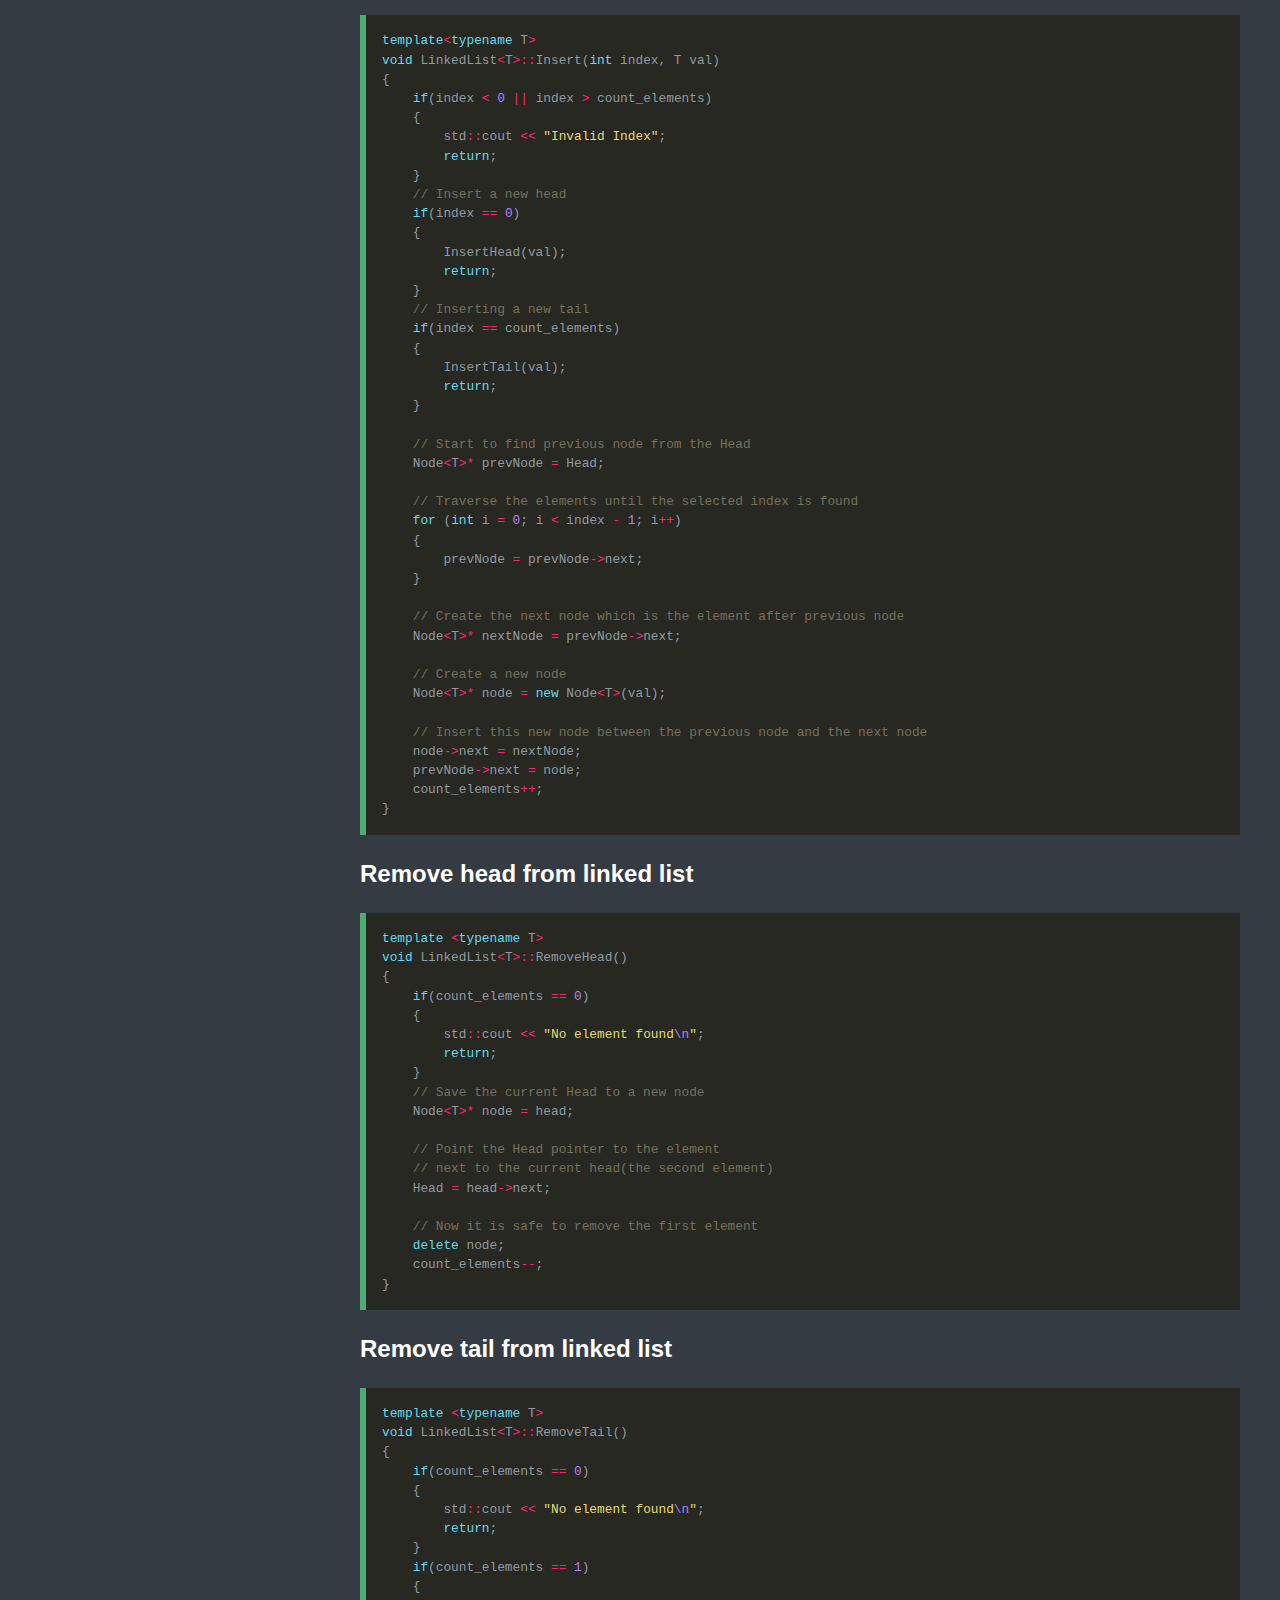
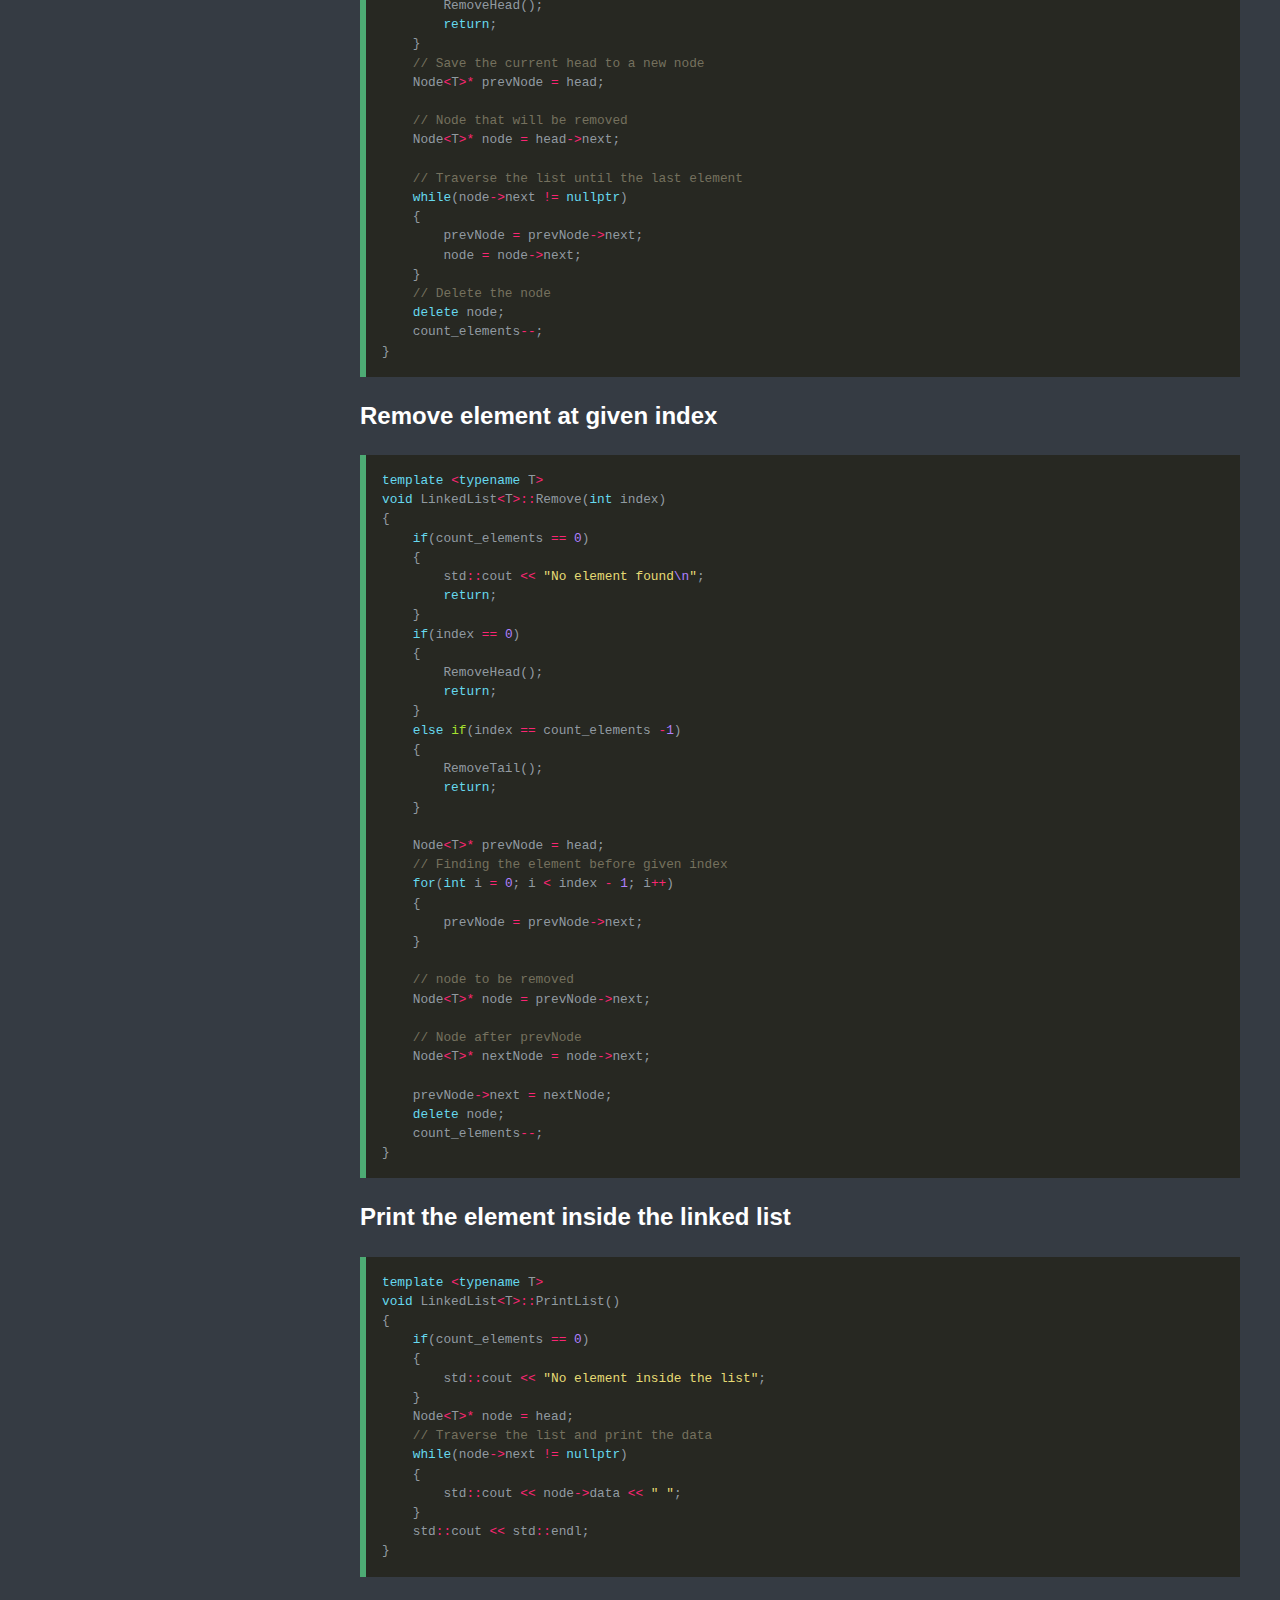
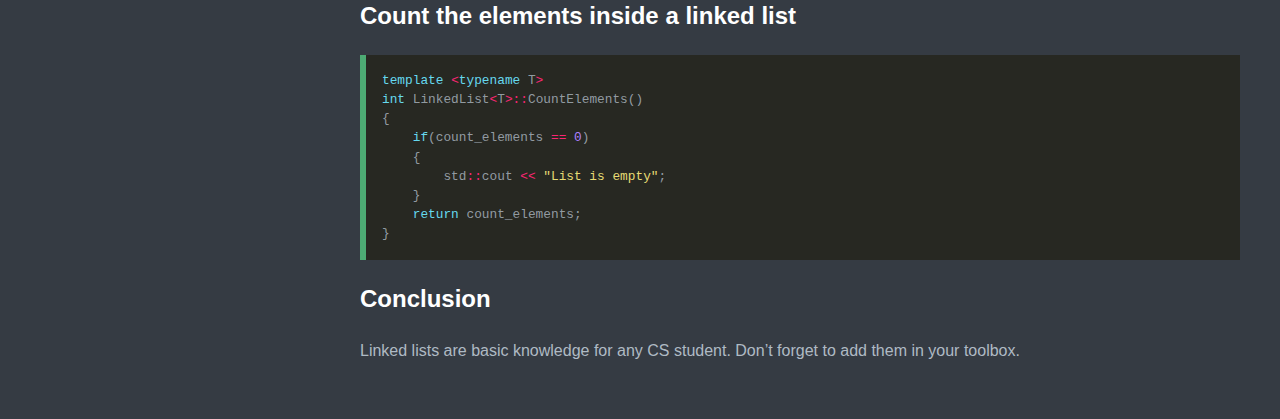
<file: posts/data_structure1/index.html>
<!doctype html>
<html lang="en-us">
  <head>
    <title>Data structures: Linked List // Max&#39;s blog</title>
    <link rel="shortcut icon" href="/favicon.ico" />
    <meta charset="utf-8" />
    <meta name="generator" content="Hugo 0.118.2">
    <meta name="viewport" content="width=device-width, initial-scale=1" />
    <meta name="author" content="Emanuele Abbate" />
    <meta name="description" content="" />
    <link rel="stylesheet" href="/css/main.min.3c3c186cd62e563ad6e2f00a89dbee656ab912d1d46f856b5605dd0232521e2a.css" />

    
    <meta name="twitter:card" content="summary"/>
<meta name="twitter:title" content="Data structures: Linked List"/>
<meta name="twitter:description" content="What is a linked list? A linked list is a widely used data structure in which, as the name suggests, the items are stored in a not contigous way. We can think about a linked list as a chain of what we are going to call nodes. Essentially the function of the node is quite simple: store a value or key and the address of the next node.
Difference between arrays and linked lists Arrays store elements in contigous way."/>

    <meta property="og:title" content="Data structures: Linked List" />
<meta property="og:description" content="What is a linked list? A linked list is a widely used data structure in which, as the name suggests, the items are stored in a not contigous way. We can think about a linked list as a chain of what we are going to call nodes. Essentially the function of the node is quite simple: store a value or key and the address of the next node.
Difference between arrays and linked lists Arrays store elements in contigous way." />
<meta property="og:type" content="article" />
<meta property="og:url" content="https://maxcohen31.github.io/posts/data_structure1/" /><meta property="article:section" content="posts" />
<meta property="article:published_time" content="2023-03-10T11:55:27+01:00" />
<meta property="article:modified_time" content="2023-03-10T11:55:27+01:00" />


  </head>
  <body>
    <header class="app-header">
      <a href="https://maxcohen31.github.io/"><img class="app-header-avatar" src="/img/picme.jpg" alt="Emanuele Abbate" /></a>
      <span class="app-header-title">Max&#39;s blog</span>
      <nav class="app-header-menu">
          <a class="app-header-menu-item" href="/about/">About</a>
             | 
          
          <a class="app-header-menu-item" href="/">Home</a>
      </nav>
      <p>CS student | GNU/Linux enthusiast | Aspiring Data scientist</p>
      <div class="app-header-social">
        
          <a href="https://github.com/maxcohen31" target="_blank" rel="noreferrer noopener me">
            <svg viewBox="0 0 24 24" fill="none" stroke="currentColor" stroke-width="2" stroke-linecap="round" stroke-linejoin="round" class="icon icon-github">
  <title>Github</title>
  <path d="M9 19c-5 1.5-5-2.5-7-3m14 6v-3.87a3.37 3.37 0 0 0-.94-2.61c3.14-.35 6.44-1.54 6.44-7A5.44 5.44 0 0 0 20 4.77 5.07 5.07 0 0 0 19.91 1S18.73.65 16 2.48a13.38 13.38 0 0 0-7 0C6.27.65 5.09 1 5.09 1A5.07 5.07 0 0 0 5 4.77a5.44 5.44 0 0 0-1.5 3.78c0 5.42 3.3 6.61 6.44 7A3.37 3.37 0 0 0 9 18.13V22"></path>
</svg>
          </a>
        
      </div>
    </header>
    <main class="app-container">
      
  <article class="post">
    <header class="post-header">
      <h1 class ="post-title">Data structures: Linked List</h1>
      <div class="post-meta">
        <div>
          <svg viewBox="0 0 24 24" fill="none" stroke="currentColor" stroke-width="2" stroke-linecap="round" stroke-linejoin="round" class="icon icon-calendar">
  <title>calendar</title>
  <rect x="3" y="4" width="18" height="18" rx="2" ry="2"></rect><line x1="16" y1="2" x2="16" y2="6"></line><line x1="8" y1="2" x2="8" y2="6"></line><line x1="3" y1="10" x2="21" y2="10"></line>
</svg>
          Mar 10, 2023
        </div>
        <div>
          <svg viewBox="0 0 24 24" fill="none" stroke="currentColor" stroke-width="2" stroke-linecap="round" stroke-linejoin="round" class="icon icon-clock">
  <title>clock</title>
  <circle cx="12" cy="12" r="10"></circle><polyline points="12 6 12 12 16 14"></polyline>
</svg>
          5 min read
        </div>
      </div>
    </header>
    <div class="post-content">
      <h2 id="what-is-a-linked-list">What is a linked list?</h2>
<p>A linked list is a widely used data structure in which, as the name suggests, the items are stored in a not contigous way. We can think about a linked list as a chain of what we are going to call <strong>nodes</strong>. Essentially the function of the node is quite simple: store a value or key and the address of the next node.</p>
<h2 id="difference-between-arrays-and-linked-lists">Difference between arrays and linked lists</h2>
<ul>
<li>Arrays store elements in contigous way. Thus the access to an element at given index is faster than in a linked list.</li>
<li>Linked lists store elements in a not contigous way.</li>
<li>Linked lists are dynamic in size. Arrays have a fixed size that cannot be modified at runtime.</li>
<li>Insertion in a linked list is faster than in a array</li>
<li>Accessing elements is faster in an array than in a linked list. In order to access an element in a linked list you have to traverse it.</li>
</ul>
<h2 id="building-a-linked-list-in-c">Building a linked list in C++</h2>
<p>First thing first we are going to implement the Node class. Since we are not interested in any particular data type we might use templates.</p>
<div class="highlight"><pre tabindex="0" style="color:#f8f8f2;background-color:#272822;-moz-tab-size:4;-o-tab-size:4;tab-size:4;"><code class="language-cpp" data-lang="cpp"><span style="display:flex;"><span><span style="color:#66d9ef">template</span> <span style="color:#f92672">&lt;</span><span style="color:#66d9ef">typename</span> T<span style="color:#f92672">&gt;</span>
</span></span><span style="display:flex;"><span><span style="color:#66d9ef">class</span> <span style="color:#a6e22e">Node</span>
</span></span><span style="display:flex;"><span>{
</span></span><span style="display:flex;"><span><span style="color:#66d9ef">public</span><span style="color:#f92672">:</span>
</span></span><span style="display:flex;"><span>    Node(T value);
</span></span><span style="display:flex;"><span>    T data;
</span></span><span style="display:flex;"><span>    Node<span style="color:#f92672">&lt;</span>T<span style="color:#f92672">&gt;*</span> next;
</span></span><span style="display:flex;"><span>};
</span></span></code></pre></div><p>Then we proceed to implement our LinkedList class</p>
<div class="highlight"><pre tabindex="0" style="color:#f8f8f2;background-color:#272822;-moz-tab-size:4;-o-tab-size:4;tab-size:4;"><code class="language-cpp" data-lang="cpp"><span style="display:flex;"><span><span style="color:#66d9ef">template</span><span style="color:#f92672">&lt;</span><span style="color:#66d9ef">typename</span> T<span style="color:#f92672">&gt;</span>
</span></span><span style="display:flex;"><span><span style="color:#66d9ef">class</span> <span style="color:#a6e22e">LinkedList</span>
</span></span><span style="display:flex;"><span>{
</span></span><span style="display:flex;"><span><span style="color:#66d9ef">public</span><span style="color:#f92672">:</span>
</span></span><span style="display:flex;"><span>    <span style="color:#75715e">// Constructor
</span></span></span><span style="display:flex;"><span><span style="color:#75715e"></span>    LinkedList();
</span></span><span style="display:flex;"><span>    Node<span style="color:#f92672">&lt;</span>T<span style="color:#f92672">&gt;*</span> head;
</span></span><span style="display:flex;"><span>    Node<span style="color:#f92672">&lt;</span>T<span style="color:#f92672">&gt;*</span> tail;
</span></span><span style="display:flex;"><span>
</span></span><span style="display:flex;"><span>    <span style="color:#75715e">// Methods
</span></span></span><span style="display:flex;"><span><span style="color:#75715e"></span>    Node<span style="color:#f92672">&lt;</span>T<span style="color:#f92672">&gt;*</span> GetData(<span style="color:#66d9ef">int</span> index); 
</span></span><span style="display:flex;"><span>    <span style="color:#66d9ef">void</span> <span style="color:#a6e22e">InsertHead</span>(T val);
</span></span><span style="display:flex;"><span>    <span style="color:#66d9ef">void</span> <span style="color:#a6e22e">InsertTail</span>(T val);
</span></span><span style="display:flex;"><span>    <span style="color:#66d9ef">void</span> <span style="color:#a6e22e">Insert</span>(<span style="color:#66d9ef">int</span> index, T val);
</span></span><span style="display:flex;"><span>    <span style="color:#66d9ef">void</span> <span style="color:#a6e22e">RemoveHead</span>();
</span></span><span style="display:flex;"><span>    <span style="color:#66d9ef">void</span> <span style="color:#a6e22e">RemoveTail</span>();
</span></span><span style="display:flex;"><span>    <span style="color:#66d9ef">void</span> <span style="color:#a6e22e">Remove</span>(<span style="color:#66d9ef">int</span> index);
</span></span><span style="display:flex;"><span>    <span style="color:#66d9ef">void</span> <span style="color:#a6e22e">PrintList</span>();
</span></span><span style="display:flex;"><span>    <span style="color:#66d9ef">int</span> <span style="color:#a6e22e">CountElements</span>();
</span></span><span style="display:flex;"><span>
</span></span><span style="display:flex;"><span><span style="color:#66d9ef">private</span><span style="color:#f92672">:</span>
</span></span><span style="display:flex;"><span>    <span style="color:#66d9ef">int</span> count_elements;
</span></span><span style="display:flex;"><span>};
</span></span></code></pre></div><p>Now can we implement the class methods:</p>
<ul>
<li>GetData: return the value associated with the given index.</li>
<li>InsertHead: replace the first node in the linked list with the given one.</li>
<li>InsertTail: replace the last node in the linked list with the given one.</li>
<li>Insert: Insert a node at given index.</li>
<li>RemoveHead: Remove head node.</li>
<li>RemoveTail: Remove tail node.</li>
<li>Remove: Remove node at given index.</li>
<li>PrintList: print the list.</li>
<li>CountElements: return the number of elements.</li>
</ul>
<h2 id="get-the-node-at-given-index">Get the node at given index</h2>
<div class="highlight"><pre tabindex="0" style="color:#f8f8f2;background-color:#272822;-moz-tab-size:4;-o-tab-size:4;tab-size:4;"><code class="language-cpp" data-lang="cpp"><span style="display:flex;"><span><span style="color:#66d9ef">template</span><span style="color:#f92672">&lt;</span><span style="color:#66d9ef">typename</span> T<span style="color:#f92672">&gt;</span>
</span></span><span style="display:flex;"><span>Node<span style="color:#f92672">&lt;</span>T<span style="color:#f92672">&gt;*</span> LinkedList<span style="color:#f92672">&lt;</span>T<span style="color:#f92672">&gt;::</span>GetData(<span style="color:#66d9ef">int</span> index)
</span></span><span style="display:flex;"><span>{   
</span></span><span style="display:flex;"><span>    <span style="color:#75715e">// Check if index is out of bound
</span></span></span><span style="display:flex;"><span><span style="color:#75715e"></span>    <span style="color:#66d9ef">if</span>(index <span style="color:#f92672">&lt;</span> <span style="color:#ae81ff">0</span> <span style="color:#f92672">||</span> index <span style="color:#f92672">&gt;</span> count_elements)
</span></span><span style="display:flex;"><span>    {
</span></span><span style="display:flex;"><span>        std<span style="color:#f92672">::</span>cout <span style="color:#f92672">&lt;&lt;</span> <span style="color:#e6db74">&#34;Invalid index&#34;</span>;
</span></span><span style="display:flex;"><span>        <span style="color:#66d9ef">return</span> <span style="color:#66d9ef">nullptr</span>;
</span></span><span style="display:flex;"><span>    }
</span></span><span style="display:flex;"><span>    <span style="color:#75715e">// Start from head
</span></span></span><span style="display:flex;"><span><span style="color:#75715e"></span>    Node<span style="color:#f92672">&lt;</span>T<span style="color:#f92672">&gt;*</span> node <span style="color:#f92672">=</span> head;
</span></span><span style="display:flex;"><span>
</span></span><span style="display:flex;"><span>    <span style="color:#75715e">// Traverse the list to the selected index and return it
</span></span></span><span style="display:flex;"><span><span style="color:#75715e"></span>    <span style="color:#66d9ef">for</span>(<span style="color:#66d9ef">int</span> i <span style="color:#f92672">=</span> <span style="color:#ae81ff">0</span>; i <span style="color:#f92672">&lt;</span> index; <span style="color:#f92672">++</span>i)
</span></span><span style="display:flex;"><span>    {
</span></span><span style="display:flex;"><span>        node <span style="color:#f92672">=</span> node<span style="color:#f92672">-&gt;</span>next;
</span></span><span style="display:flex;"><span>    }
</span></span><span style="display:flex;"><span>
</span></span><span style="display:flex;"><span>    <span style="color:#66d9ef">return</span> node;
</span></span><span style="display:flex;"><span>}
</span></span></code></pre></div><h2 id="insert-head-in-the-linked-list">Insert head in the linked list</h2>
<div class="highlight"><pre tabindex="0" style="color:#f8f8f2;background-color:#272822;-moz-tab-size:4;-o-tab-size:4;tab-size:4;"><code class="language-cpp" data-lang="cpp"><span style="display:flex;"><span><span style="color:#66d9ef">template</span><span style="color:#f92672">&lt;</span><span style="color:#66d9ef">typename</span> T<span style="color:#f92672">&gt;</span>
</span></span><span style="display:flex;"><span><span style="color:#66d9ef">void</span> LinkedList<span style="color:#f92672">&lt;</span>T<span style="color:#f92672">&gt;::</span>InsertHead(T val)
</span></span><span style="display:flex;"><span>{   
</span></span><span style="display:flex;"><span>    <span style="color:#75715e">// Create a new node
</span></span></span><span style="display:flex;"><span><span style="color:#75715e"></span>    Node<span style="color:#f92672">&lt;</span>T<span style="color:#f92672">&gt;*</span> node <span style="color:#f92672">=</span> <span style="color:#66d9ef">new</span> Node<span style="color:#f92672">&lt;</span>T<span style="color:#f92672">&gt;</span>(val);
</span></span><span style="display:flex;"><span>
</span></span><span style="display:flex;"><span>    <span style="color:#75715e">// Check if list is empty. If it is, head is equal to tail
</span></span></span><span style="display:flex;"><span><span style="color:#75715e"></span>    <span style="color:#66d9ef">if</span>(count_elements <span style="color:#f92672">==</span> <span style="color:#ae81ff">0</span>)
</span></span><span style="display:flex;"><span>    {
</span></span><span style="display:flex;"><span>        tail <span style="color:#f92672">=</span> head;
</span></span><span style="display:flex;"><span>    }
</span></span><span style="display:flex;"><span>    <span style="color:#75715e">// the new node becomes the head
</span></span></span><span style="display:flex;"><span><span style="color:#75715e"></span>    node<span style="color:#f92672">-&gt;</span>next <span style="color:#f92672">=</span> head;
</span></span><span style="display:flex;"><span>    node <span style="color:#f92672">=</span> head;
</span></span><span style="display:flex;"><span>}
</span></span></code></pre></div><h2 id="insert-tail-in-the-linked-list">Insert tail in the linked list</h2>
<div class="highlight"><pre tabindex="0" style="color:#f8f8f2;background-color:#272822;-moz-tab-size:4;-o-tab-size:4;tab-size:4;"><code class="language-cpp" data-lang="cpp"><span style="display:flex;"><span><span style="color:#66d9ef">template</span> <span style="color:#f92672">&lt;</span><span style="color:#66d9ef">typename</span> T<span style="color:#f92672">&gt;</span>
</span></span><span style="display:flex;"><span><span style="color:#66d9ef">void</span> LinkedList<span style="color:#f92672">&lt;</span>T<span style="color:#f92672">&gt;::</span>InsertTail(T val)
</span></span><span style="display:flex;"><span>{
</span></span><span style="display:flex;"><span>    <span style="color:#75715e">// If the linked list is empty, tail is equal to head
</span></span></span><span style="display:flex;"><span><span style="color:#75715e"></span>    <span style="color:#66d9ef">if</span>(count_elements <span style="color:#f92672">==</span> <span style="color:#ae81ff">0</span>)
</span></span><span style="display:flex;"><span>    {
</span></span><span style="display:flex;"><span>        InsertHead(val);
</span></span><span style="display:flex;"><span>        <span style="color:#66d9ef">return</span>;
</span></span><span style="display:flex;"><span>    }
</span></span><span style="display:flex;"><span>
</span></span><span style="display:flex;"><span>    <span style="color:#75715e">// Create a new node
</span></span></span><span style="display:flex;"><span><span style="color:#75715e"></span>    Node<span style="color:#f92672">&lt;</span>T<span style="color:#f92672">&gt;</span> <span style="color:#f92672">*</span> node <span style="color:#f92672">=</span> <span style="color:#66d9ef">new</span> Node<span style="color:#f92672">&lt;</span>T<span style="color:#f92672">&gt;</span>(val);
</span></span><span style="display:flex;"><span>
</span></span><span style="display:flex;"><span>    <span style="color:#75715e">// The current Tail will no longer become a Tail
</span></span></span><span style="display:flex;"><span><span style="color:#75715e"></span>    <span style="color:#75715e">// so the Next pointer of the current Tail will
</span></span></span><span style="display:flex;"><span><span style="color:#75715e"></span>    <span style="color:#75715e">// point to the new node
</span></span></span><span style="display:flex;"><span><span style="color:#75715e"></span>    tail<span style="color:#f92672">-&gt;</span>next <span style="color:#f92672">=</span> node;
</span></span><span style="display:flex;"><span>
</span></span><span style="display:flex;"><span>    <span style="color:#75715e">// The new node now becomes the tail
</span></span></span><span style="display:flex;"><span><span style="color:#75715e"></span>    tail <span style="color:#f92672">=</span> node;
</span></span><span style="display:flex;"><span>    count_elements<span style="color:#f92672">++</span>;
</span></span><span style="display:flex;"><span>}
</span></span></code></pre></div><h2 id="insert-node-in-a-linked-list-at-given-index">Insert node in a linked list at given index</h2>
<div class="highlight"><pre tabindex="0" style="color:#f8f8f2;background-color:#272822;-moz-tab-size:4;-o-tab-size:4;tab-size:4;"><code class="language-cpp" data-lang="cpp"><span style="display:flex;"><span><span style="color:#66d9ef">template</span><span style="color:#f92672">&lt;</span><span style="color:#66d9ef">typename</span> T<span style="color:#f92672">&gt;</span>
</span></span><span style="display:flex;"><span><span style="color:#66d9ef">void</span> LinkedList<span style="color:#f92672">&lt;</span>T<span style="color:#f92672">&gt;::</span>Insert(<span style="color:#66d9ef">int</span> index, T val)
</span></span><span style="display:flex;"><span>{
</span></span><span style="display:flex;"><span>    <span style="color:#66d9ef">if</span>(index <span style="color:#f92672">&lt;</span> <span style="color:#ae81ff">0</span> <span style="color:#f92672">||</span> index <span style="color:#f92672">&gt;</span> count_elements)
</span></span><span style="display:flex;"><span>    {
</span></span><span style="display:flex;"><span>        std<span style="color:#f92672">::</span>cout <span style="color:#f92672">&lt;&lt;</span> <span style="color:#e6db74">&#34;Invalid Index&#34;</span>;
</span></span><span style="display:flex;"><span>        <span style="color:#66d9ef">return</span>;
</span></span><span style="display:flex;"><span>    }
</span></span><span style="display:flex;"><span>    <span style="color:#75715e">// Insert a new head
</span></span></span><span style="display:flex;"><span><span style="color:#75715e"></span>    <span style="color:#66d9ef">if</span>(index <span style="color:#f92672">==</span> <span style="color:#ae81ff">0</span>)
</span></span><span style="display:flex;"><span>    {
</span></span><span style="display:flex;"><span>        InsertHead(val);
</span></span><span style="display:flex;"><span>        <span style="color:#66d9ef">return</span>;
</span></span><span style="display:flex;"><span>    }
</span></span><span style="display:flex;"><span>    <span style="color:#75715e">// Inserting a new tail
</span></span></span><span style="display:flex;"><span><span style="color:#75715e"></span>    <span style="color:#66d9ef">if</span>(index <span style="color:#f92672">==</span> count_elements)
</span></span><span style="display:flex;"><span>    {
</span></span><span style="display:flex;"><span>        InsertTail(val);
</span></span><span style="display:flex;"><span>        <span style="color:#66d9ef">return</span>;
</span></span><span style="display:flex;"><span>    }
</span></span><span style="display:flex;"><span>
</span></span><span style="display:flex;"><span>    <span style="color:#75715e">// Start to find previous node from the Head
</span></span></span><span style="display:flex;"><span><span style="color:#75715e"></span>    Node<span style="color:#f92672">&lt;</span>T<span style="color:#f92672">&gt;*</span> prevNode <span style="color:#f92672">=</span> Head;
</span></span><span style="display:flex;"><span>
</span></span><span style="display:flex;"><span>    <span style="color:#75715e">// Traverse the elements until the selected index is found
</span></span></span><span style="display:flex;"><span><span style="color:#75715e"></span>    <span style="color:#66d9ef">for</span> (<span style="color:#66d9ef">int</span> i <span style="color:#f92672">=</span> <span style="color:#ae81ff">0</span>; i <span style="color:#f92672">&lt;</span> index <span style="color:#f92672">-</span> <span style="color:#ae81ff">1</span>; i<span style="color:#f92672">++</span>)
</span></span><span style="display:flex;"><span>    {
</span></span><span style="display:flex;"><span>        prevNode <span style="color:#f92672">=</span> prevNode<span style="color:#f92672">-&gt;</span>next;
</span></span><span style="display:flex;"><span>    }
</span></span><span style="display:flex;"><span>    
</span></span><span style="display:flex;"><span>    <span style="color:#75715e">// Create the next node which is the element after previous node
</span></span></span><span style="display:flex;"><span><span style="color:#75715e"></span>    Node<span style="color:#f92672">&lt;</span>T<span style="color:#f92672">&gt;*</span> nextNode <span style="color:#f92672">=</span> prevNode<span style="color:#f92672">-&gt;</span>next;
</span></span><span style="display:flex;"><span>
</span></span><span style="display:flex;"><span>    <span style="color:#75715e">// Create a new node
</span></span></span><span style="display:flex;"><span><span style="color:#75715e"></span>    Node<span style="color:#f92672">&lt;</span>T<span style="color:#f92672">&gt;*</span> node <span style="color:#f92672">=</span> <span style="color:#66d9ef">new</span> Node<span style="color:#f92672">&lt;</span>T<span style="color:#f92672">&gt;</span>(val);
</span></span><span style="display:flex;"><span>
</span></span><span style="display:flex;"><span>    <span style="color:#75715e">// Insert this new node between the previous node and the next node
</span></span></span><span style="display:flex;"><span><span style="color:#75715e"></span>    node<span style="color:#f92672">-&gt;</span>next <span style="color:#f92672">=</span> nextNode;
</span></span><span style="display:flex;"><span>    prevNode<span style="color:#f92672">-&gt;</span>next <span style="color:#f92672">=</span> node;
</span></span><span style="display:flex;"><span>    count_elements<span style="color:#f92672">++</span>;
</span></span><span style="display:flex;"><span>}
</span></span></code></pre></div><h2 id="remove-head-from-linked-list">Remove head from linked list</h2>
<div class="highlight"><pre tabindex="0" style="color:#f8f8f2;background-color:#272822;-moz-tab-size:4;-o-tab-size:4;tab-size:4;"><code class="language-cpp" data-lang="cpp"><span style="display:flex;"><span><span style="color:#66d9ef">template</span> <span style="color:#f92672">&lt;</span><span style="color:#66d9ef">typename</span> T<span style="color:#f92672">&gt;</span>
</span></span><span style="display:flex;"><span><span style="color:#66d9ef">void</span> LinkedList<span style="color:#f92672">&lt;</span>T<span style="color:#f92672">&gt;::</span>RemoveHead()
</span></span><span style="display:flex;"><span>{
</span></span><span style="display:flex;"><span>    <span style="color:#66d9ef">if</span>(count_elements <span style="color:#f92672">==</span> <span style="color:#ae81ff">0</span>)
</span></span><span style="display:flex;"><span>    {
</span></span><span style="display:flex;"><span>        std<span style="color:#f92672">::</span>cout <span style="color:#f92672">&lt;&lt;</span> <span style="color:#e6db74">&#34;No element found</span><span style="color:#ae81ff">\n</span><span style="color:#e6db74">&#34;</span>;
</span></span><span style="display:flex;"><span>        <span style="color:#66d9ef">return</span>;
</span></span><span style="display:flex;"><span>    }
</span></span><span style="display:flex;"><span>    <span style="color:#75715e">// Save the current Head to a new node
</span></span></span><span style="display:flex;"><span><span style="color:#75715e"></span>    Node<span style="color:#f92672">&lt;</span>T<span style="color:#f92672">&gt;*</span> node <span style="color:#f92672">=</span> head;
</span></span><span style="display:flex;"><span>
</span></span><span style="display:flex;"><span>    <span style="color:#75715e">// Point the Head pointer to the element
</span></span></span><span style="display:flex;"><span><span style="color:#75715e"></span>    <span style="color:#75715e">// next to the current head(the second element)
</span></span></span><span style="display:flex;"><span><span style="color:#75715e"></span>    Head <span style="color:#f92672">=</span> head<span style="color:#f92672">-&gt;</span>next;
</span></span><span style="display:flex;"><span>
</span></span><span style="display:flex;"><span>    <span style="color:#75715e">// Now it is safe to remove the first element
</span></span></span><span style="display:flex;"><span><span style="color:#75715e"></span>    <span style="color:#66d9ef">delete</span> node;
</span></span><span style="display:flex;"><span>    count_elements<span style="color:#f92672">--</span>;
</span></span><span style="display:flex;"><span>}
</span></span></code></pre></div><h2 id="remove-tail-from-linked-list">Remove tail from linked list</h2>
<div class="highlight"><pre tabindex="0" style="color:#f8f8f2;background-color:#272822;-moz-tab-size:4;-o-tab-size:4;tab-size:4;"><code class="language-cpp" data-lang="cpp"><span style="display:flex;"><span><span style="color:#66d9ef">template</span> <span style="color:#f92672">&lt;</span><span style="color:#66d9ef">typename</span> T<span style="color:#f92672">&gt;</span>
</span></span><span style="display:flex;"><span><span style="color:#66d9ef">void</span> LinkedList<span style="color:#f92672">&lt;</span>T<span style="color:#f92672">&gt;::</span>RemoveTail()
</span></span><span style="display:flex;"><span>{
</span></span><span style="display:flex;"><span>    <span style="color:#66d9ef">if</span>(count_elements <span style="color:#f92672">==</span> <span style="color:#ae81ff">0</span>)
</span></span><span style="display:flex;"><span>    {
</span></span><span style="display:flex;"><span>        std<span style="color:#f92672">::</span>cout <span style="color:#f92672">&lt;&lt;</span> <span style="color:#e6db74">&#34;No element found</span><span style="color:#ae81ff">\n</span><span style="color:#e6db74">&#34;</span>;
</span></span><span style="display:flex;"><span>        <span style="color:#66d9ef">return</span>;
</span></span><span style="display:flex;"><span>    }
</span></span><span style="display:flex;"><span>    <span style="color:#66d9ef">if</span>(count_elements <span style="color:#f92672">==</span> <span style="color:#ae81ff">1</span>)
</span></span><span style="display:flex;"><span>    {
</span></span><span style="display:flex;"><span>        RemoveHead();
</span></span><span style="display:flex;"><span>        <span style="color:#66d9ef">return</span>;
</span></span><span style="display:flex;"><span>    }
</span></span><span style="display:flex;"><span>    <span style="color:#75715e">// Save the current head to a new node
</span></span></span><span style="display:flex;"><span><span style="color:#75715e"></span>    Node<span style="color:#f92672">&lt;</span>T<span style="color:#f92672">&gt;*</span> prevNode <span style="color:#f92672">=</span> head;
</span></span><span style="display:flex;"><span>    
</span></span><span style="display:flex;"><span>    <span style="color:#75715e">// Node that will be removed
</span></span></span><span style="display:flex;"><span><span style="color:#75715e"></span>    Node<span style="color:#f92672">&lt;</span>T<span style="color:#f92672">&gt;*</span> node <span style="color:#f92672">=</span> head<span style="color:#f92672">-&gt;</span>next;
</span></span><span style="display:flex;"><span>
</span></span><span style="display:flex;"><span>    <span style="color:#75715e">// Traverse the list until the last element
</span></span></span><span style="display:flex;"><span><span style="color:#75715e"></span>    <span style="color:#66d9ef">while</span>(node<span style="color:#f92672">-&gt;</span>next <span style="color:#f92672">!=</span> <span style="color:#66d9ef">nullptr</span>)
</span></span><span style="display:flex;"><span>    {
</span></span><span style="display:flex;"><span>        prevNode <span style="color:#f92672">=</span> prevNode<span style="color:#f92672">-&gt;</span>next;
</span></span><span style="display:flex;"><span>        node <span style="color:#f92672">=</span> node<span style="color:#f92672">-&gt;</span>next;
</span></span><span style="display:flex;"><span>    }
</span></span><span style="display:flex;"><span>    <span style="color:#75715e">// Delete the node
</span></span></span><span style="display:flex;"><span><span style="color:#75715e"></span>    <span style="color:#66d9ef">delete</span> node;
</span></span><span style="display:flex;"><span>    count_elements<span style="color:#f92672">--</span>;
</span></span><span style="display:flex;"><span>}
</span></span></code></pre></div><h2 id="remove-element-at-given-index">Remove element at given index</h2>
<div class="highlight"><pre tabindex="0" style="color:#f8f8f2;background-color:#272822;-moz-tab-size:4;-o-tab-size:4;tab-size:4;"><code class="language-cpp" data-lang="cpp"><span style="display:flex;"><span><span style="color:#66d9ef">template</span> <span style="color:#f92672">&lt;</span><span style="color:#66d9ef">typename</span> T<span style="color:#f92672">&gt;</span>
</span></span><span style="display:flex;"><span><span style="color:#66d9ef">void</span> LinkedList<span style="color:#f92672">&lt;</span>T<span style="color:#f92672">&gt;::</span>Remove(<span style="color:#66d9ef">int</span> index)
</span></span><span style="display:flex;"><span>{
</span></span><span style="display:flex;"><span>    <span style="color:#66d9ef">if</span>(count_elements <span style="color:#f92672">==</span> <span style="color:#ae81ff">0</span>)
</span></span><span style="display:flex;"><span>    {
</span></span><span style="display:flex;"><span>        std<span style="color:#f92672">::</span>cout <span style="color:#f92672">&lt;&lt;</span> <span style="color:#e6db74">&#34;No element found</span><span style="color:#ae81ff">\n</span><span style="color:#e6db74">&#34;</span>;
</span></span><span style="display:flex;"><span>        <span style="color:#66d9ef">return</span>;
</span></span><span style="display:flex;"><span>    }
</span></span><span style="display:flex;"><span>    <span style="color:#66d9ef">if</span>(index <span style="color:#f92672">==</span> <span style="color:#ae81ff">0</span>)
</span></span><span style="display:flex;"><span>    {
</span></span><span style="display:flex;"><span>        RemoveHead();
</span></span><span style="display:flex;"><span>        <span style="color:#66d9ef">return</span>;
</span></span><span style="display:flex;"><span>    }
</span></span><span style="display:flex;"><span>    <span style="color:#66d9ef">else</span> <span style="color:#a6e22e">if</span>(index <span style="color:#f92672">==</span> count_elements <span style="color:#f92672">-</span><span style="color:#ae81ff">1</span>)
</span></span><span style="display:flex;"><span>    {
</span></span><span style="display:flex;"><span>        RemoveTail();
</span></span><span style="display:flex;"><span>        <span style="color:#66d9ef">return</span>;
</span></span><span style="display:flex;"><span>    }
</span></span><span style="display:flex;"><span>
</span></span><span style="display:flex;"><span>    Node<span style="color:#f92672">&lt;</span>T<span style="color:#f92672">&gt;*</span> prevNode <span style="color:#f92672">=</span> head;
</span></span><span style="display:flex;"><span>    <span style="color:#75715e">// Finding the element before given index
</span></span></span><span style="display:flex;"><span><span style="color:#75715e"></span>    <span style="color:#66d9ef">for</span>(<span style="color:#66d9ef">int</span> i <span style="color:#f92672">=</span> <span style="color:#ae81ff">0</span>; i <span style="color:#f92672">&lt;</span> index <span style="color:#f92672">-</span> <span style="color:#ae81ff">1</span>; i<span style="color:#f92672">++</span>)
</span></span><span style="display:flex;"><span>    {
</span></span><span style="display:flex;"><span>        prevNode <span style="color:#f92672">=</span> prevNode<span style="color:#f92672">-&gt;</span>next;
</span></span><span style="display:flex;"><span>    }
</span></span><span style="display:flex;"><span>
</span></span><span style="display:flex;"><span>    <span style="color:#75715e">// node to be removed
</span></span></span><span style="display:flex;"><span><span style="color:#75715e"></span>    Node<span style="color:#f92672">&lt;</span>T<span style="color:#f92672">&gt;*</span> node <span style="color:#f92672">=</span> prevNode<span style="color:#f92672">-&gt;</span>next;
</span></span><span style="display:flex;"><span>
</span></span><span style="display:flex;"><span>    <span style="color:#75715e">// Node after prevNode
</span></span></span><span style="display:flex;"><span><span style="color:#75715e"></span>    Node<span style="color:#f92672">&lt;</span>T<span style="color:#f92672">&gt;*</span> nextNode <span style="color:#f92672">=</span> node<span style="color:#f92672">-&gt;</span>next;
</span></span><span style="display:flex;"><span>    
</span></span><span style="display:flex;"><span>    prevNode<span style="color:#f92672">-&gt;</span>next <span style="color:#f92672">=</span> nextNode;
</span></span><span style="display:flex;"><span>    <span style="color:#66d9ef">delete</span> node;
</span></span><span style="display:flex;"><span>    count_elements<span style="color:#f92672">--</span>;
</span></span><span style="display:flex;"><span>}
</span></span></code></pre></div><h2 id="print-the-element-inside-the-linked-list">Print the element inside the linked list</h2>
<div class="highlight"><pre tabindex="0" style="color:#f8f8f2;background-color:#272822;-moz-tab-size:4;-o-tab-size:4;tab-size:4;"><code class="language-cpp" data-lang="cpp"><span style="display:flex;"><span><span style="color:#66d9ef">template</span> <span style="color:#f92672">&lt;</span><span style="color:#66d9ef">typename</span> T<span style="color:#f92672">&gt;</span>
</span></span><span style="display:flex;"><span><span style="color:#66d9ef">void</span> LinkedList<span style="color:#f92672">&lt;</span>T<span style="color:#f92672">&gt;::</span>PrintList()
</span></span><span style="display:flex;"><span>{
</span></span><span style="display:flex;"><span>    <span style="color:#66d9ef">if</span>(count_elements <span style="color:#f92672">==</span> <span style="color:#ae81ff">0</span>)
</span></span><span style="display:flex;"><span>    {
</span></span><span style="display:flex;"><span>        std<span style="color:#f92672">::</span>cout <span style="color:#f92672">&lt;&lt;</span> <span style="color:#e6db74">&#34;No element inside the list&#34;</span>;
</span></span><span style="display:flex;"><span>    }
</span></span><span style="display:flex;"><span>    Node<span style="color:#f92672">&lt;</span>T<span style="color:#f92672">&gt;*</span> node <span style="color:#f92672">=</span> head;
</span></span><span style="display:flex;"><span>    <span style="color:#75715e">// Traverse the list and print the data
</span></span></span><span style="display:flex;"><span><span style="color:#75715e"></span>    <span style="color:#66d9ef">while</span>(node<span style="color:#f92672">-&gt;</span>next <span style="color:#f92672">!=</span> <span style="color:#66d9ef">nullptr</span>)
</span></span><span style="display:flex;"><span>    {
</span></span><span style="display:flex;"><span>        std<span style="color:#f92672">::</span>cout <span style="color:#f92672">&lt;&lt;</span> node<span style="color:#f92672">-&gt;</span>data <span style="color:#f92672">&lt;&lt;</span> <span style="color:#e6db74">&#34; &#34;</span>;
</span></span><span style="display:flex;"><span>    }
</span></span><span style="display:flex;"><span>    std<span style="color:#f92672">::</span>cout <span style="color:#f92672">&lt;&lt;</span> std<span style="color:#f92672">::</span>endl;
</span></span><span style="display:flex;"><span>}
</span></span></code></pre></div><h2 id="count-the-elements-inside-a-linked-list">Count the elements inside a linked list</h2>
<div class="highlight"><pre tabindex="0" style="color:#f8f8f2;background-color:#272822;-moz-tab-size:4;-o-tab-size:4;tab-size:4;"><code class="language-cpp" data-lang="cpp"><span style="display:flex;"><span><span style="color:#66d9ef">template</span> <span style="color:#f92672">&lt;</span><span style="color:#66d9ef">typename</span> T<span style="color:#f92672">&gt;</span>
</span></span><span style="display:flex;"><span><span style="color:#66d9ef">int</span> LinkedList<span style="color:#f92672">&lt;</span>T<span style="color:#f92672">&gt;::</span>CountElements()
</span></span><span style="display:flex;"><span>{
</span></span><span style="display:flex;"><span>    <span style="color:#66d9ef">if</span>(count_elements <span style="color:#f92672">==</span> <span style="color:#ae81ff">0</span>)
</span></span><span style="display:flex;"><span>    {
</span></span><span style="display:flex;"><span>        std<span style="color:#f92672">::</span>cout <span style="color:#f92672">&lt;&lt;</span> <span style="color:#e6db74">&#34;List is empty&#34;</span>;
</span></span><span style="display:flex;"><span>    }
</span></span><span style="display:flex;"><span>    <span style="color:#66d9ef">return</span> count_elements;
</span></span><span style="display:flex;"><span>}
</span></span></code></pre></div><h2 id="conclusion">Conclusion</h2>
<p>Linked lists are basic knowledge for any CS student. Don&rsquo;t forget to add them in your toolbox.</p>

    </div>
    <div class="post-footer">
      
    </div>
  </article>

    </main>
  </body>
</html>
</file>
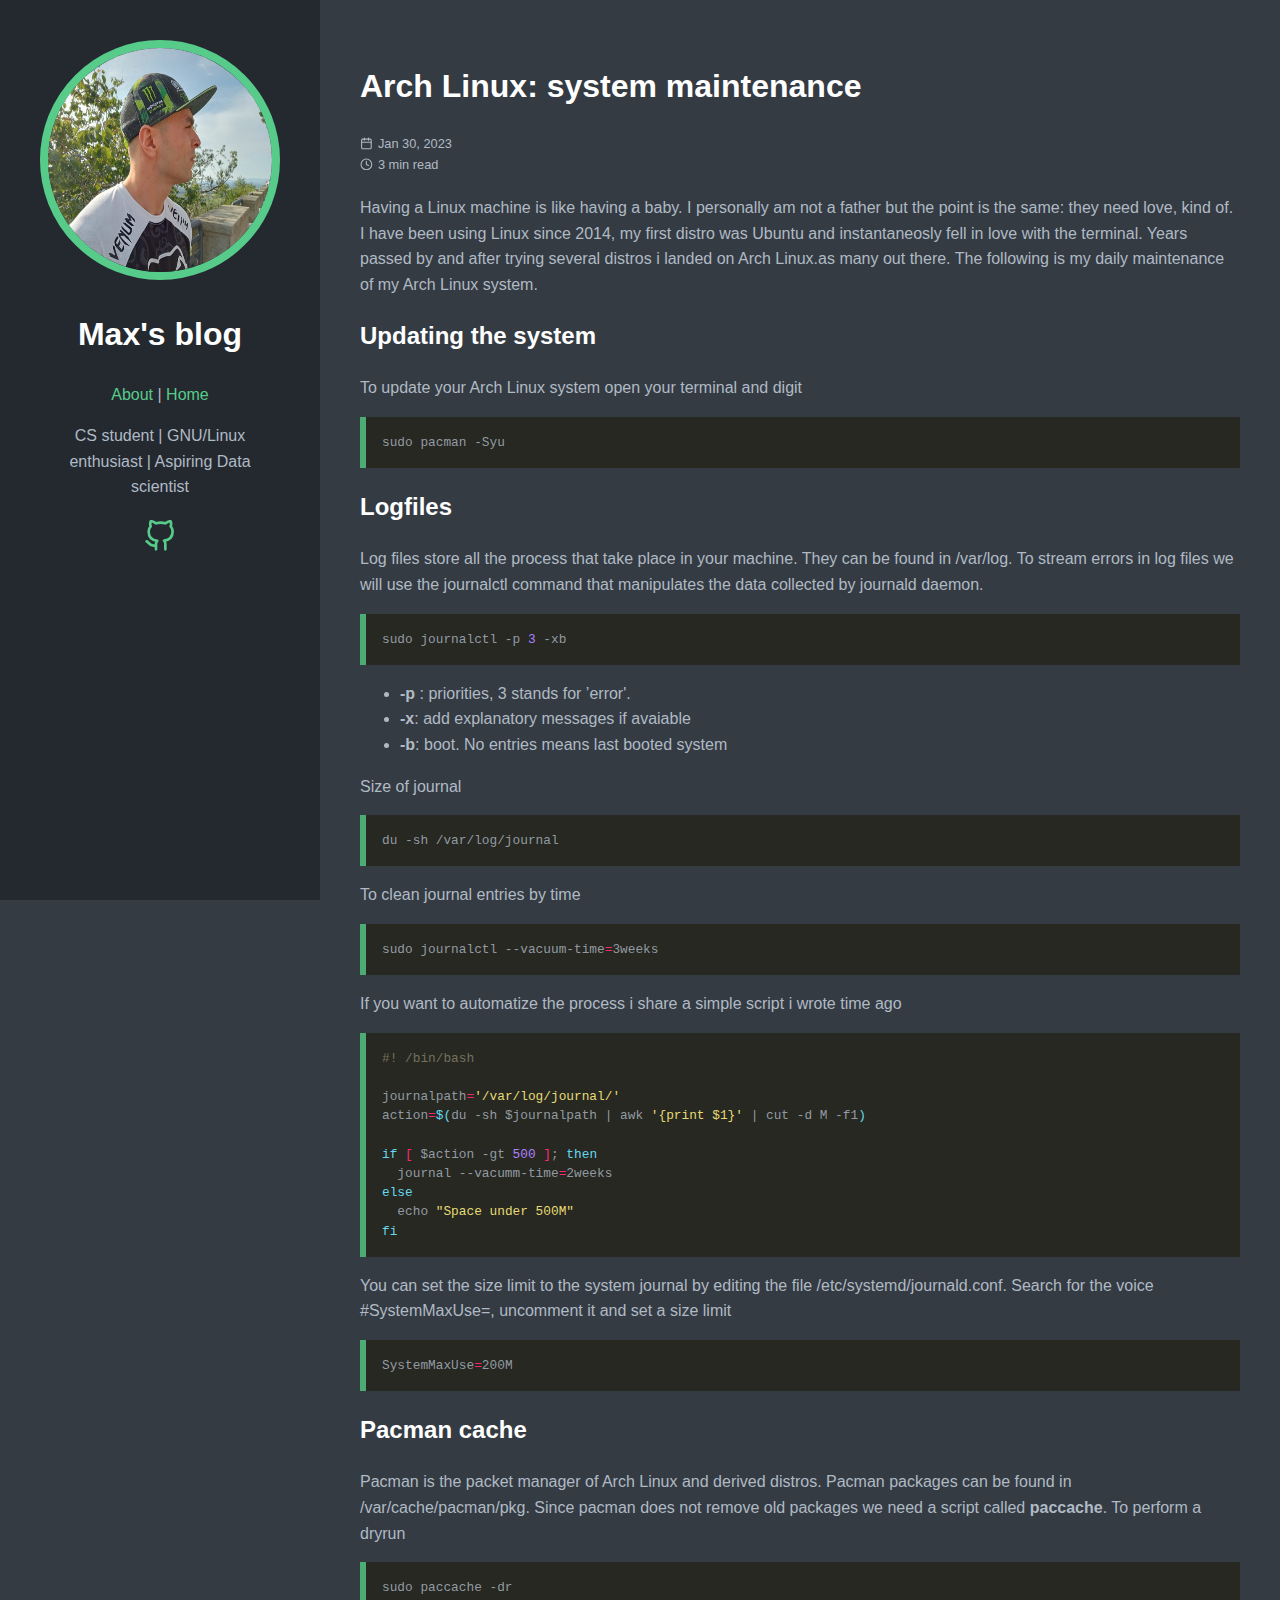
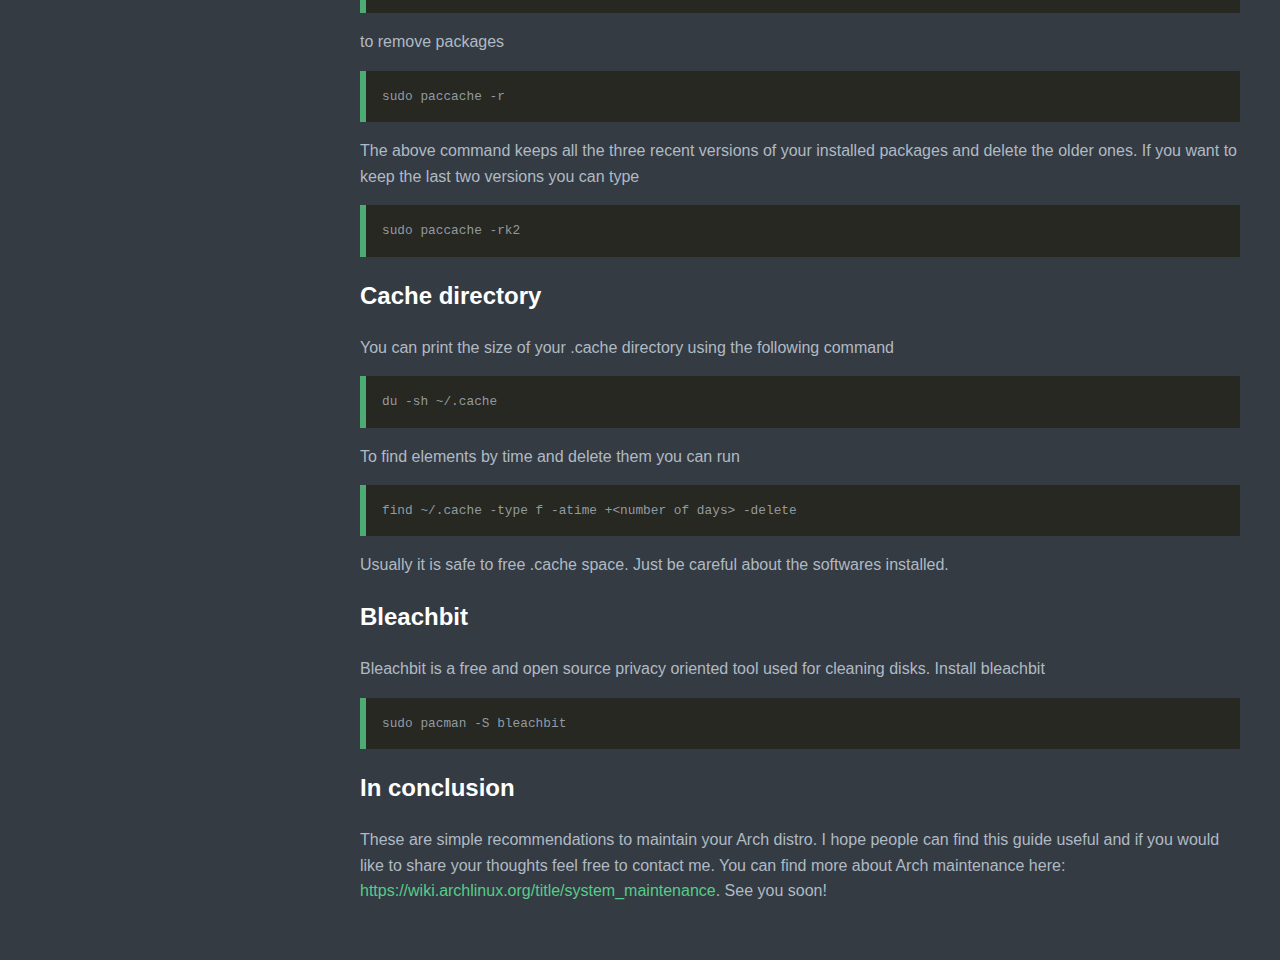
<file: posts/first/index.html>
<!doctype html>
<html lang="en-us">
  <head>
    <title>Arch Linux: system maintenance // Max&#39;s blog</title>
    <link rel="shortcut icon" href="/favicon.ico" />
    <meta charset="utf-8" />
    <meta name="generator" content="Hugo 0.118.2">
    <meta name="viewport" content="width=device-width, initial-scale=1" />
    <meta name="author" content="Emanuele Abbate" />
    <meta name="description" content="" />
    <link rel="stylesheet" href="/css/main.min.3c3c186cd62e563ad6e2f00a89dbee656ab912d1d46f856b5605dd0232521e2a.css" />

    
    <meta name="twitter:card" content="summary"/>
<meta name="twitter:title" content="Arch Linux: system maintenance"/>
<meta name="twitter:description" content="Having a Linux machine is like having a baby. I personally am not a father but the point is the same: they need love, kind of. I have been using Linux since 2014, my first distro was Ubuntu and instantaneosly fell in love with the terminal. Years passed by and after trying several distros i landed on Arch Linux.as many out there. The following is my daily maintenance of my Arch Linux system."/>

    <meta property="og:title" content="Arch Linux: system maintenance" />
<meta property="og:description" content="Having a Linux machine is like having a baby. I personally am not a father but the point is the same: they need love, kind of. I have been using Linux since 2014, my first distro was Ubuntu and instantaneosly fell in love with the terminal. Years passed by and after trying several distros i landed on Arch Linux.as many out there. The following is my daily maintenance of my Arch Linux system." />
<meta property="og:type" content="article" />
<meta property="og:url" content="https://maxcohen31.github.io/posts/first/" /><meta property="article:section" content="posts" />
<meta property="article:published_time" content="2023-01-30T11:36:25+01:00" />
<meta property="article:modified_time" content="2023-01-30T11:36:25+01:00" />


  </head>
  <body>
    <header class="app-header">
      <a href="https://maxcohen31.github.io/"><img class="app-header-avatar" src="/img/picme.jpg" alt="Emanuele Abbate" /></a>
      <span class="app-header-title">Max&#39;s blog</span>
      <nav class="app-header-menu">
          <a class="app-header-menu-item" href="/about/">About</a>
             | 
          
          <a class="app-header-menu-item" href="/">Home</a>
      </nav>
      <p>CS student | GNU/Linux enthusiast | Aspiring Data scientist</p>
      <div class="app-header-social">
        
          <a href="https://github.com/maxcohen31" target="_blank" rel="noreferrer noopener me">
            <svg viewBox="0 0 24 24" fill="none" stroke="currentColor" stroke-width="2" stroke-linecap="round" stroke-linejoin="round" class="icon icon-github">
  <title>Github</title>
  <path d="M9 19c-5 1.5-5-2.5-7-3m14 6v-3.87a3.37 3.37 0 0 0-.94-2.61c3.14-.35 6.44-1.54 6.44-7A5.44 5.44 0 0 0 20 4.77 5.07 5.07 0 0 0 19.91 1S18.73.65 16 2.48a13.38 13.38 0 0 0-7 0C6.27.65 5.09 1 5.09 1A5.07 5.07 0 0 0 5 4.77a5.44 5.44 0 0 0-1.5 3.78c0 5.42 3.3 6.61 6.44 7A3.37 3.37 0 0 0 9 18.13V22"></path>
</svg>
          </a>
        
      </div>
    </header>
    <main class="app-container">
      
  <article class="post">
    <header class="post-header">
      <h1 class ="post-title">Arch Linux: system maintenance</h1>
      <div class="post-meta">
        <div>
          <svg viewBox="0 0 24 24" fill="none" stroke="currentColor" stroke-width="2" stroke-linecap="round" stroke-linejoin="round" class="icon icon-calendar">
  <title>calendar</title>
  <rect x="3" y="4" width="18" height="18" rx="2" ry="2"></rect><line x1="16" y1="2" x2="16" y2="6"></line><line x1="8" y1="2" x2="8" y2="6"></line><line x1="3" y1="10" x2="21" y2="10"></line>
</svg>
          Jan 30, 2023
        </div>
        <div>
          <svg viewBox="0 0 24 24" fill="none" stroke="currentColor" stroke-width="2" stroke-linecap="round" stroke-linejoin="round" class="icon icon-clock">
  <title>clock</title>
  <circle cx="12" cy="12" r="10"></circle><polyline points="12 6 12 12 16 14"></polyline>
</svg>
          3 min read
        </div>
      </div>
    </header>
    <div class="post-content">
      <h2 id="heading"></h2>
<p>Having a Linux machine is like having a baby. I personally am not a father but the point is the same: they need love, kind of. I have been using Linux since 2014, my first distro was Ubuntu and instantaneosly fell in love with the terminal. Years passed by and after trying several distros i landed
on Arch Linux.as many out there.
The following is my daily maintenance of my Arch Linux system.</p>
<h2 id="updating-the-system">Updating the system</h2>
<p>To update your Arch Linux system open your terminal and digit</p>
<div class="highlight"><pre tabindex="0" style="color:#f8f8f2;background-color:#272822;-moz-tab-size:4;-o-tab-size:4;tab-size:4;"><code class="language-bash" data-lang="bash"><span style="display:flex;"><span>sudo pacman -Syu
</span></span></code></pre></div><h2 id="logfiles">Logfiles</h2>
<p>Log files store all the process that take place in your machine. They can be found in /var/log.
To stream errors in log files we will use the journalctl command that manipulates the data collected by journald daemon.</p>
<div class="highlight"><pre tabindex="0" style="color:#f8f8f2;background-color:#272822;-moz-tab-size:4;-o-tab-size:4;tab-size:4;"><code class="language-bash" data-lang="bash"><span style="display:flex;"><span>sudo journalctl -p <span style="color:#ae81ff">3</span> -xb
</span></span></code></pre></div><ul>
<li><strong>-p</strong> : priorities, 3 stands for &rsquo;error'.</li>
<li><strong>-x</strong>: add explanatory messages if avaiable</li>
<li><strong>-b</strong>: boot. No entries means last booted system</li>
</ul>
<p>Size of journal</p>
<div class="highlight"><pre tabindex="0" style="color:#f8f8f2;background-color:#272822;-moz-tab-size:4;-o-tab-size:4;tab-size:4;"><code class="language-bash" data-lang="bash"><span style="display:flex;"><span>du -sh /var/log/journal
</span></span></code></pre></div><p>To clean journal entries by time</p>
<div class="highlight"><pre tabindex="0" style="color:#f8f8f2;background-color:#272822;-moz-tab-size:4;-o-tab-size:4;tab-size:4;"><code class="language-bash" data-lang="bash"><span style="display:flex;"><span>sudo journalctl --vacuum-time<span style="color:#f92672">=</span>3weeks
</span></span></code></pre></div><p>If you want to automatize the process i share a simple script i wrote time ago</p>
<div class="highlight"><pre tabindex="0" style="color:#f8f8f2;background-color:#272822;-moz-tab-size:4;-o-tab-size:4;tab-size:4;"><code class="language-bash" data-lang="bash"><span style="display:flex;"><span><span style="color:#75715e">#! /bin/bash
</span></span></span><span style="display:flex;"><span><span style="color:#75715e"></span>
</span></span><span style="display:flex;"><span>journalpath<span style="color:#f92672">=</span><span style="color:#e6db74">&#39;/var/log/journal/&#39;</span>
</span></span><span style="display:flex;"><span>action<span style="color:#f92672">=</span><span style="color:#66d9ef">$(</span>du -sh $journalpath | awk <span style="color:#e6db74">&#39;{print $1}&#39;</span> | cut -d M -f1<span style="color:#66d9ef">)</span>
</span></span><span style="display:flex;"><span>
</span></span><span style="display:flex;"><span><span style="color:#66d9ef">if</span> <span style="color:#f92672">[</span> $action -gt <span style="color:#ae81ff">500</span> <span style="color:#f92672">]</span>; <span style="color:#66d9ef">then</span>
</span></span><span style="display:flex;"><span>  journal --vacumm-time<span style="color:#f92672">=</span>2weeks
</span></span><span style="display:flex;"><span><span style="color:#66d9ef">else</span>
</span></span><span style="display:flex;"><span>  echo <span style="color:#e6db74">&#34;Space under 500M&#34;</span>
</span></span><span style="display:flex;"><span><span style="color:#66d9ef">fi</span>
</span></span></code></pre></div><p>You can set the size limit to the system journal by editing the file /etc/systemd/journald.conf.
Search for the voice #SystemMaxUse=, uncomment it and set a size limit</p>
<div class="highlight"><pre tabindex="0" style="color:#f8f8f2;background-color:#272822;-moz-tab-size:4;-o-tab-size:4;tab-size:4;"><code class="language-bash" data-lang="bash"><span style="display:flex;"><span>SystemMaxUse<span style="color:#f92672">=</span>200M 
</span></span></code></pre></div><h2 id="pacman-cache">Pacman cache</h2>
<p>Pacman is the packet manager of Arch Linux and derived distros. Pacman packages can be found in /var/cache/pacman/pkg. Since pacman does not remove old packages we need a script called <strong>paccache</strong>.
To perform a dryrun</p>
<div class="highlight"><pre tabindex="0" style="color:#f8f8f2;background-color:#272822;-moz-tab-size:4;-o-tab-size:4;tab-size:4;"><code class="language-bash" data-lang="bash"><span style="display:flex;"><span>sudo paccache -dr
</span></span></code></pre></div><p>to remove packages</p>
<div class="highlight"><pre tabindex="0" style="color:#f8f8f2;background-color:#272822;-moz-tab-size:4;-o-tab-size:4;tab-size:4;"><code class="language-bash" data-lang="bash"><span style="display:flex;"><span>sudo paccache -r
</span></span></code></pre></div><p>The above command keeps all the three recent versions of your installed packages and delete the older ones. If you want to keep the last two versions you can type</p>
<div class="highlight"><pre tabindex="0" style="color:#f8f8f2;background-color:#272822;-moz-tab-size:4;-o-tab-size:4;tab-size:4;"><code class="language-bash" data-lang="bash"><span style="display:flex;"><span>sudo paccache -rk2
</span></span></code></pre></div><h2 id="cache-directory">Cache directory</h2>
<p>You can print the size of your .cache directory using the following command</p>
<div class="highlight"><pre tabindex="0" style="color:#f8f8f2;background-color:#272822;-moz-tab-size:4;-o-tab-size:4;tab-size:4;"><code class="language-bash" data-lang="bash"><span style="display:flex;"><span>du -sh ~/.cache
</span></span></code></pre></div><p>To find elements by time and delete them you can run</p>
<div class="highlight"><pre tabindex="0" style="color:#f8f8f2;background-color:#272822;-moz-tab-size:4;-o-tab-size:4;tab-size:4;"><code class="language-bash" data-lang="bash"><span style="display:flex;"><span>find ~/.cache -type f -atime +&lt;number of days&gt; -delete
</span></span></code></pre></div><p>Usually it is safe to free .cache space. Just be careful about the softwares installed.</p>
<h2 id="bleachbit">Bleachbit</h2>
<p>Bleachbit is a free and open source privacy oriented tool used for cleaning disks.
Install bleachbit</p>
<div class="highlight"><pre tabindex="0" style="color:#f8f8f2;background-color:#272822;-moz-tab-size:4;-o-tab-size:4;tab-size:4;"><code class="language-bash" data-lang="bash"><span style="display:flex;"><span>sudo pacman -S bleachbit
</span></span></code></pre></div><h2 id="in-conclusion">In conclusion</h2>
<p>These are simple recommendations to maintain your Arch distro. I hope people can find this guide useful and if you would like to share your thoughts feel free to contact me.
You can find more about Arch maintenance here: <a href="https://wiki.archlinux.org/title/system_maintenance">https://wiki.archlinux.org/title/system_maintenance</a>.
See you soon!</p>

    </div>
    <div class="post-footer">
      
    </div>
  </article>

    </main>
  </body>
</html>
</file>
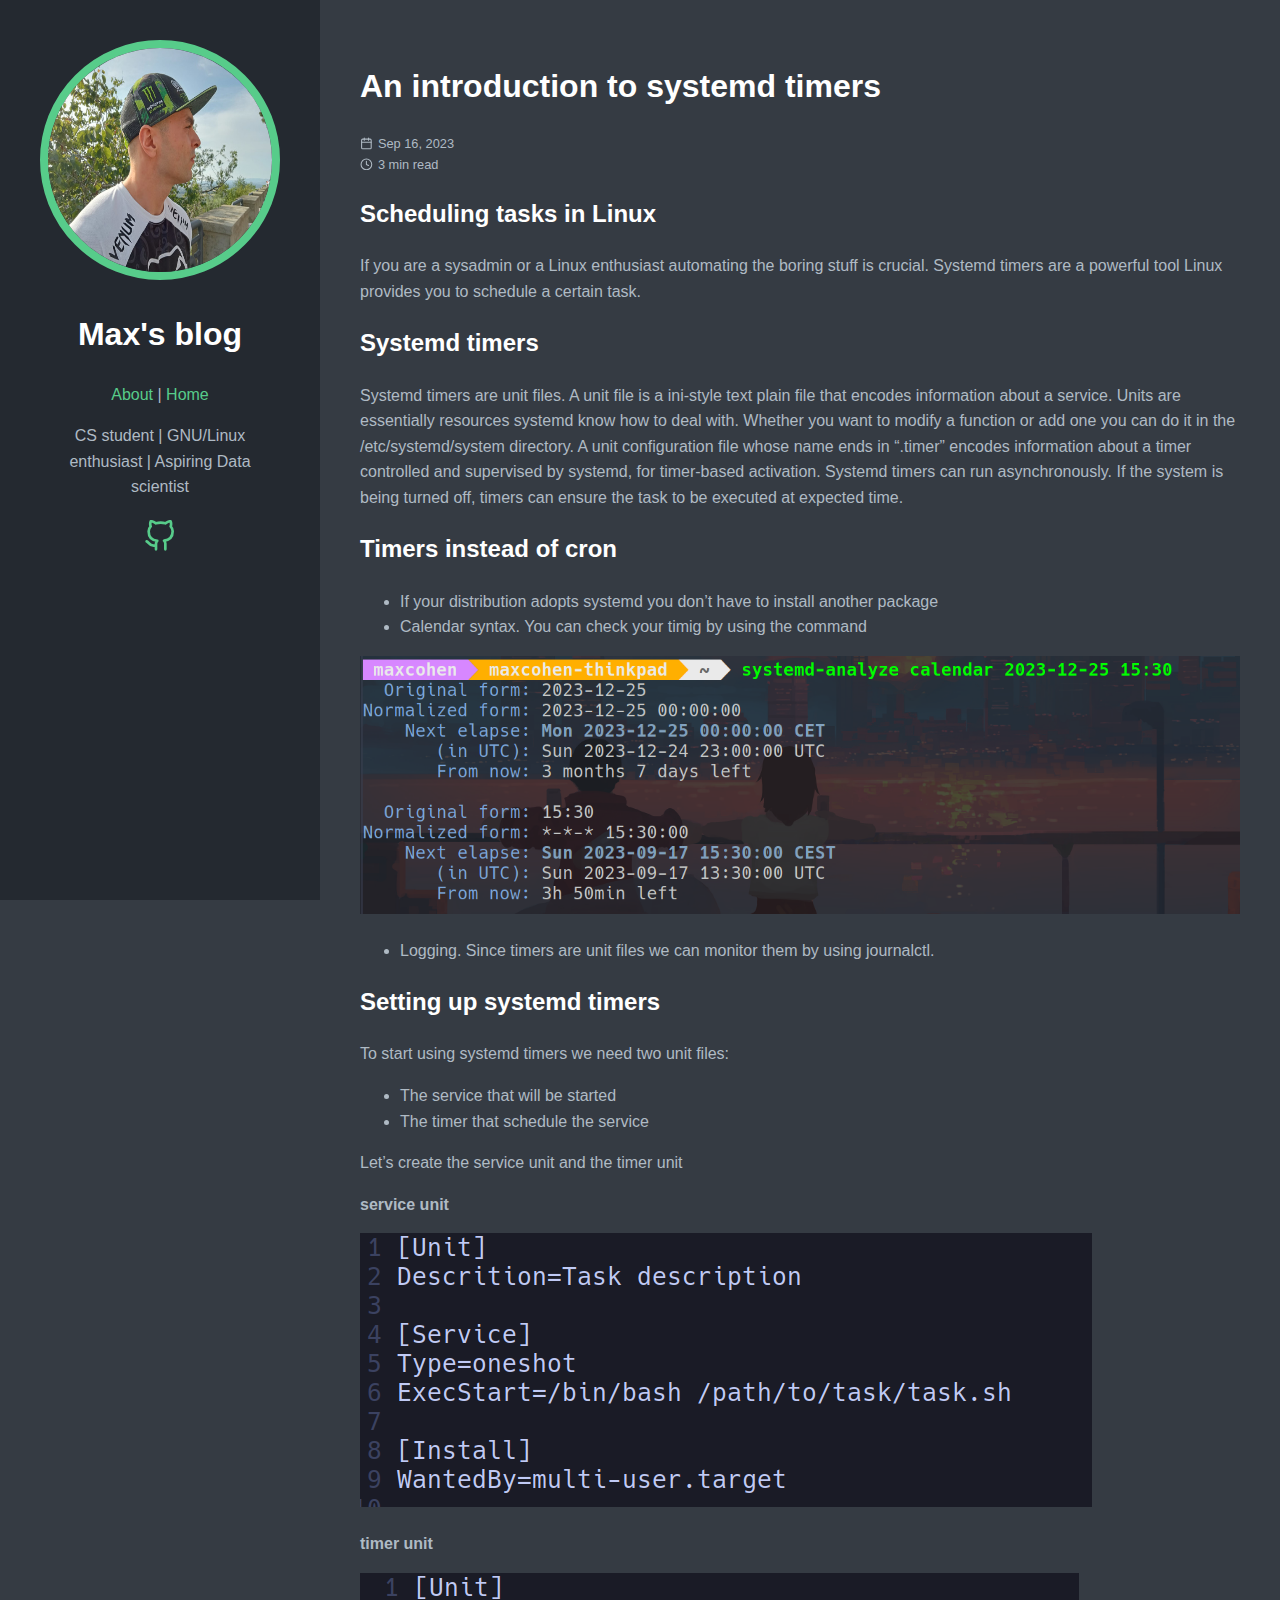
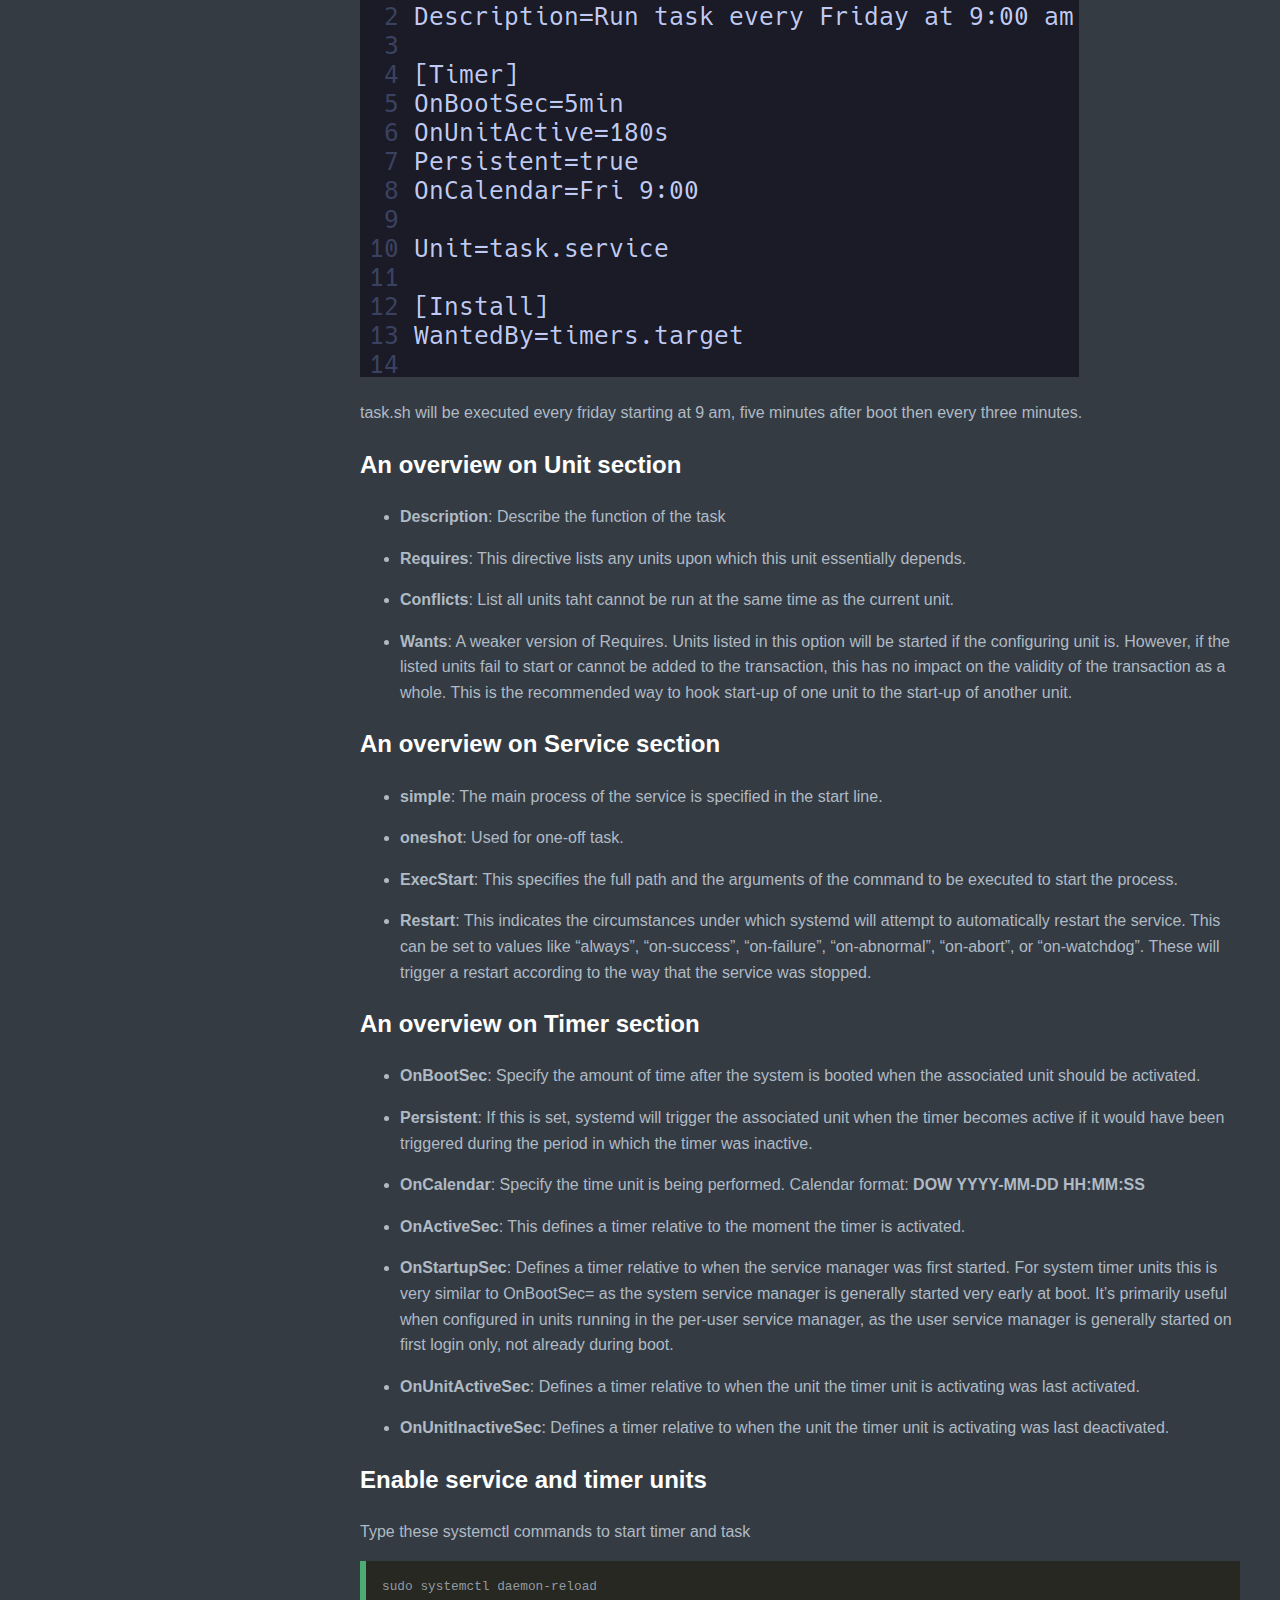
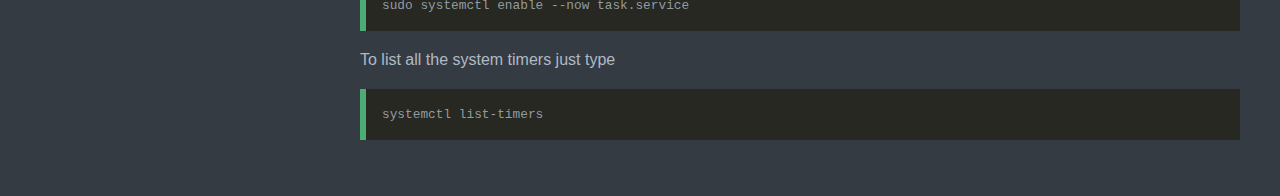
<file: posts/timers/index.html>
<!doctype html>
<html lang="en-us">
  <head>
    <title>An introduction to systemd timers // Max&#39;s blog</title>
    <link rel="shortcut icon" href="/favicon.ico" />
    <meta charset="utf-8" />
    <meta name="generator" content="Hugo 0.118.2">
    <meta name="viewport" content="width=device-width, initial-scale=1" />
    <meta name="author" content="Emanuele Abbate" />
    <meta name="description" content="" />
    <link rel="stylesheet" href="/css/main.min.3c3c186cd62e563ad6e2f00a89dbee656ab912d1d46f856b5605dd0232521e2a.css" />

    
    <meta name="twitter:card" content="summary"/>
<meta name="twitter:title" content="An introduction to systemd timers"/>
<meta name="twitter:description" content="Scheduling tasks in Linux If you are a sysadmin or a Linux enthusiast automating the boring stuff is crucial. Systemd timers are a powerful tool Linux provides you to schedule a certain task.
Systemd timers Systemd timers are unit files. A unit file is a ini-style text plain file that encodes information about a service. Units are essentially resources systemd know how to deal with. Whether you want to modify a function or add one you can do it in the /etc/systemd/system directory."/>

    <meta property="og:title" content="An introduction to systemd timers" />
<meta property="og:description" content="Scheduling tasks in Linux If you are a sysadmin or a Linux enthusiast automating the boring stuff is crucial. Systemd timers are a powerful tool Linux provides you to schedule a certain task.
Systemd timers Systemd timers are unit files. A unit file is a ini-style text plain file that encodes information about a service. Units are essentially resources systemd know how to deal with. Whether you want to modify a function or add one you can do it in the /etc/systemd/system directory." />
<meta property="og:type" content="article" />
<meta property="og:url" content="https://maxcohen31.github.io/posts/timers/" /><meta property="article:section" content="posts" />
<meta property="article:published_time" content="2023-09-16T14:25:27+02:00" />
<meta property="article:modified_time" content="2023-09-16T14:25:27+02:00" />


  </head>
  <body>
    <header class="app-header">
      <a href="https://maxcohen31.github.io/"><img class="app-header-avatar" src="/img/picme.jpg" alt="Emanuele Abbate" /></a>
      <span class="app-header-title">Max&#39;s blog</span>
      <nav class="app-header-menu">
          <a class="app-header-menu-item" href="/about/">About</a>
             | 
          
          <a class="app-header-menu-item" href="/">Home</a>
      </nav>
      <p>CS student | GNU/Linux enthusiast | Aspiring Data scientist</p>
      <div class="app-header-social">
        
          <a href="https://github.com/maxcohen31" target="_blank" rel="noreferrer noopener me">
            <svg viewBox="0 0 24 24" fill="none" stroke="currentColor" stroke-width="2" stroke-linecap="round" stroke-linejoin="round" class="icon icon-github">
  <title>Github</title>
  <path d="M9 19c-5 1.5-5-2.5-7-3m14 6v-3.87a3.37 3.37 0 0 0-.94-2.61c3.14-.35 6.44-1.54 6.44-7A5.44 5.44 0 0 0 20 4.77 5.07 5.07 0 0 0 19.91 1S18.73.65 16 2.48a13.38 13.38 0 0 0-7 0C6.27.65 5.09 1 5.09 1A5.07 5.07 0 0 0 5 4.77a5.44 5.44 0 0 0-1.5 3.78c0 5.42 3.3 6.61 6.44 7A3.37 3.37 0 0 0 9 18.13V22"></path>
</svg>
          </a>
        
      </div>
    </header>
    <main class="app-container">
      
  <article class="post">
    <header class="post-header">
      <h1 class ="post-title">An introduction to systemd timers</h1>
      <div class="post-meta">
        <div>
          <svg viewBox="0 0 24 24" fill="none" stroke="currentColor" stroke-width="2" stroke-linecap="round" stroke-linejoin="round" class="icon icon-calendar">
  <title>calendar</title>
  <rect x="3" y="4" width="18" height="18" rx="2" ry="2"></rect><line x1="16" y1="2" x2="16" y2="6"></line><line x1="8" y1="2" x2="8" y2="6"></line><line x1="3" y1="10" x2="21" y2="10"></line>
</svg>
          Sep 16, 2023
        </div>
        <div>
          <svg viewBox="0 0 24 24" fill="none" stroke="currentColor" stroke-width="2" stroke-linecap="round" stroke-linejoin="round" class="icon icon-clock">
  <title>clock</title>
  <circle cx="12" cy="12" r="10"></circle><polyline points="12 6 12 12 16 14"></polyline>
</svg>
          3 min read
        </div>
      </div>
    </header>
    <div class="post-content">
      <h2 id="scheduling-tasks-in-linux">Scheduling tasks in Linux</h2>
<p>If you are a sysadmin or a Linux enthusiast automating the boring stuff is crucial. Systemd timers are a powerful tool Linux provides you to schedule a certain task.</p>
<h2 id="systemd-timers">Systemd timers</h2>
<p>Systemd timers are unit files. A unit file is a ini-style text plain file that encodes information about a service.
Units are essentially resources systemd know how to deal with. Whether you want to modify a function or add one you can do it in the /etc/systemd/system directory.
A unit configuration file whose name ends in &ldquo;.timer&rdquo; encodes information about a timer controlled and supervised by systemd, for timer-based activation.
Systemd timers can run asynchronously. If the system is being turned off, timers can ensure the task to be executed at expected time.</p>
<h2 id="timers-instead-of-cron">Timers instead of cron</h2>
<ul>
<li>If your distribution adopts systemd you don&rsquo;t have to install another package</li>
<li>Calendar syntax. You can check your timig by using the command</li>
</ul>
<p><img src="/systemd-cal.png" alt="cal"></p>
<ul>
<li>Logging. Since timers are unit files we can monitor them by using journalctl.</li>
</ul>
<h2 id="setting-up-systemd-timers">Setting up systemd timers</h2>
<p>To start using systemd timers we need two unit files:</p>
<ul>
<li>The service that will be started</li>
<li>The timer that schedule the service</li>
</ul>
<p>Let&rsquo;s create the service unit and the timer unit</p>
<p><strong>service unit</strong></p>
<p><img src="/service_unit.png" alt="service"></p>
<p><strong>timer unit</strong></p>
<p><img src="/timer_unit.png" alt="timer"></p>
<p>task.sh will be executed every friday starting at 9 am, five minutes after boot then every three minutes.</p>
<h2 id="an-overview-on-unit-section">An overview on Unit section</h2>
<ul>
<li>
<p><strong>Description</strong>: Describe the function of the task</p>
</li>
<li>
<p><strong>Requires</strong>: This directive lists any units upon which this unit essentially depends.</p>
</li>
<li>
<p><strong>Conflicts</strong>: List all units taht cannot be run at the same time as the current unit.</p>
</li>
<li>
<p><strong>Wants</strong>: A weaker version of Requires. Units listed in this option will be started if the configuring unit is. However, if the listed units fail to start or cannot be added to the transaction, this has no impact on the validity of the transaction as a whole. This is the recommended way to hook start-up of one unit to the start-up of another unit.</p>
</li>
</ul>
<h2 id="an-overview-on-service-section">An overview on Service section</h2>
<ul>
<li>
<p><strong>simple</strong>: The main process of the service is specified in the start line.</p>
</li>
<li>
<p><strong>oneshot</strong>: Used for one-off task.</p>
</li>
<li>
<p><strong>ExecStart</strong>: This specifies the full path and the arguments of the command to be executed to start the process.</p>
</li>
<li>
<p><strong>Restart</strong>: This indicates the circumstances under which systemd will attempt to automatically restart the service. This can be set to values like “always”, “on-success”, “on-failure”, “on-abnormal”, “on-abort”, or “on-watchdog”. These will trigger a restart according to the way that the service was stopped.</p>
</li>
</ul>
<h2 id="an-overview-on-timer-section">An overview on Timer section</h2>
<ul>
<li>
<p><strong>OnBootSec</strong>: Specify the amount of time after the system is booted when the associated unit should be activated.</p>
</li>
<li>
<p><strong>Persistent</strong>: If this is set, systemd will trigger the associated unit when the timer becomes active if it would have been triggered during the period in which the timer was inactive.</p>
</li>
<li>
<p><strong>OnCalendar</strong>: Specify the time unit is being performed. Calendar format: <strong>DOW YYYY-MM-DD HH:MM:SS</strong></p>
</li>
<li>
<p><strong>OnActiveSec</strong>: This defines a timer relative to the moment the timer is activated.</p>
</li>
<li>
<p><strong>OnStartupSec</strong>: Defines a timer relative to when the service manager was first started. For system timer units this is very similar to OnBootSec= as the system service manager is generally started very early at boot. It&rsquo;s primarily useful when configured in units running in the per-user service manager, as the user service manager is generally started on first login only, not already during boot.</p>
</li>
<li>
<p><strong>OnUnitActiveSec</strong>: Defines a timer relative to when the unit the timer unit is activating was last activated.</p>
</li>
<li>
<p><strong>OnUnitInactiveSec</strong>: Defines a timer relative to when the unit the timer unit is activating was last deactivated.</p>
</li>
</ul>
<h2 id="enable-service-and-timer-units">Enable service and timer units</h2>
<p>Type these systemctl commands to start timer and task</p>
<div class="highlight"><pre tabindex="0" style="color:#f8f8f2;background-color:#272822;-moz-tab-size:4;-o-tab-size:4;tab-size:4;"><code class="language-bash" data-lang="bash"><span style="display:flex;"><span>sudo systemctl daemon-reload
</span></span><span style="display:flex;"><span>sudo systemctl enable --now task.service
</span></span></code></pre></div><p>To list all the system timers just type</p>
<div class="highlight"><pre tabindex="0" style="color:#f8f8f2;background-color:#272822;-moz-tab-size:4;-o-tab-size:4;tab-size:4;"><code class="language-bash" data-lang="bash"><span style="display:flex;"><span>systemctl list-timers
</span></span></code></pre></div>
    </div>
    <div class="post-footer">
      
    </div>
  </article>

    </main>
  </body>
</html>
</file>
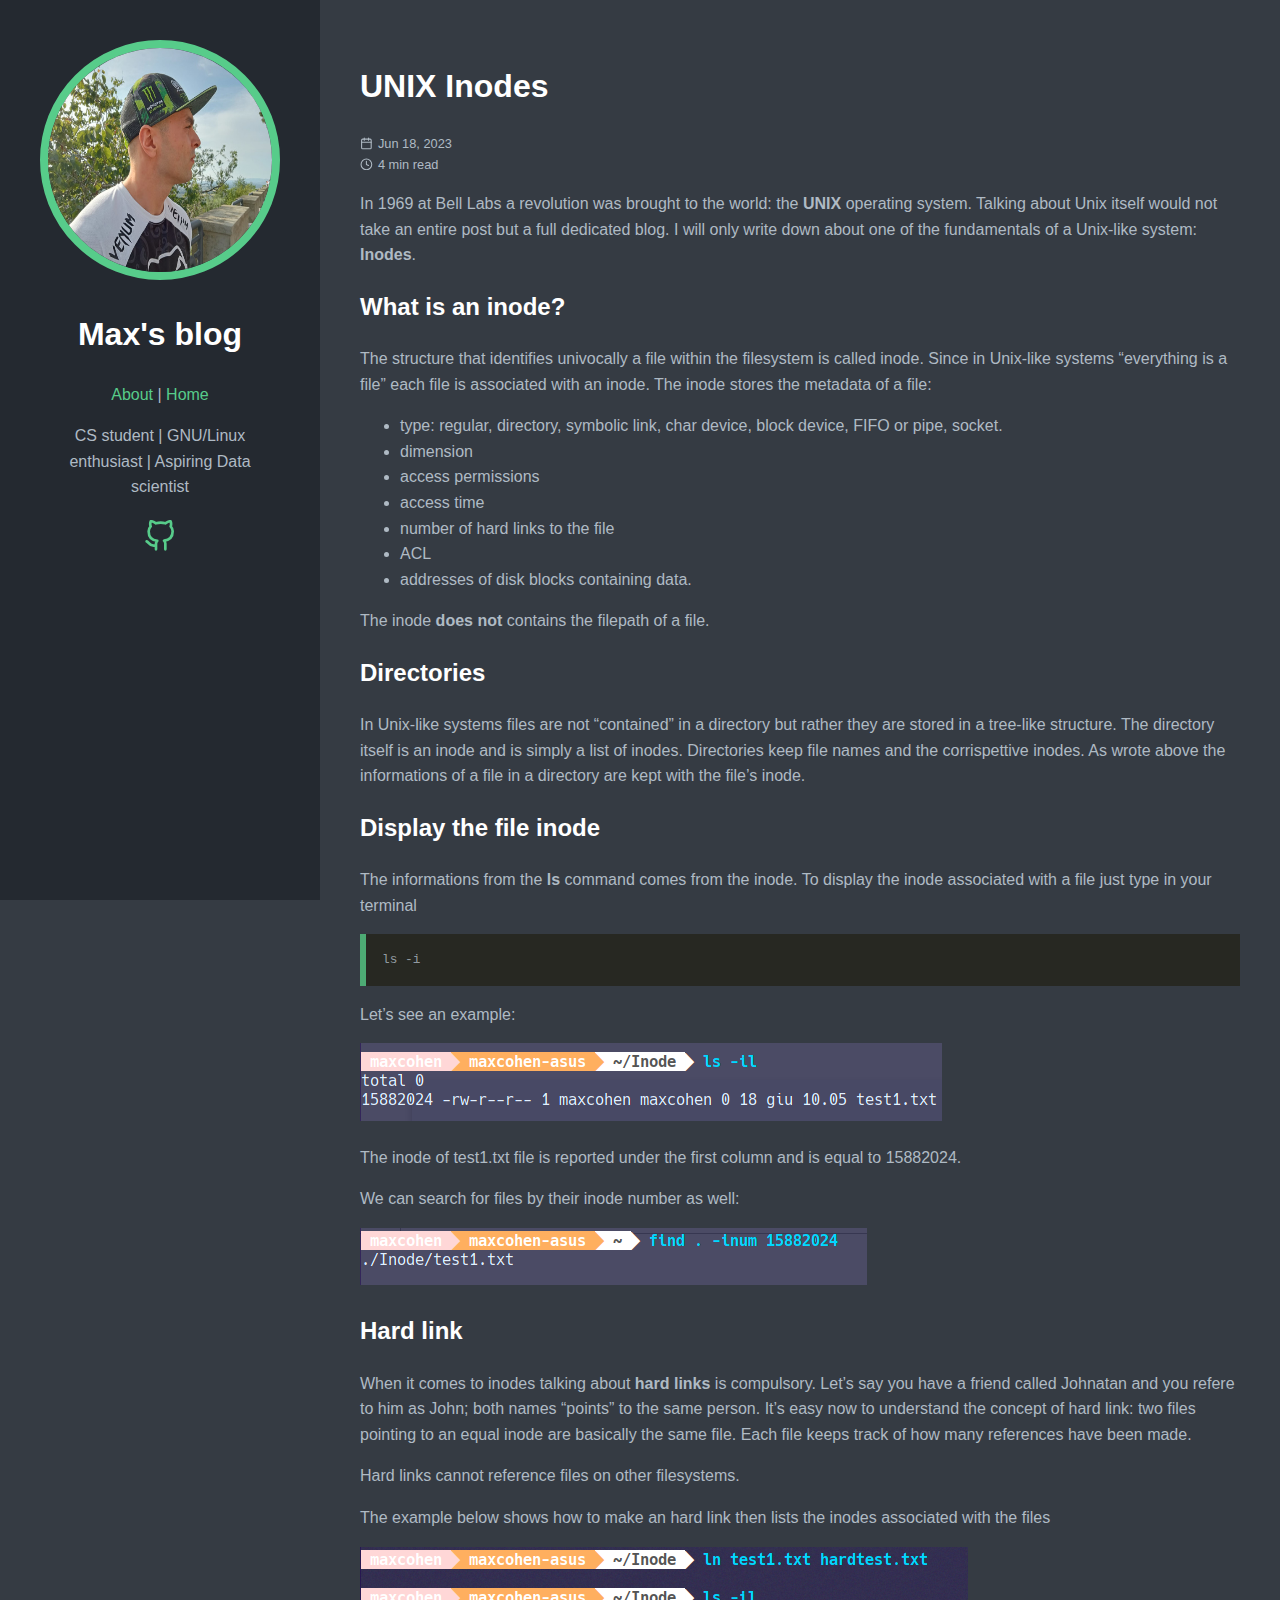
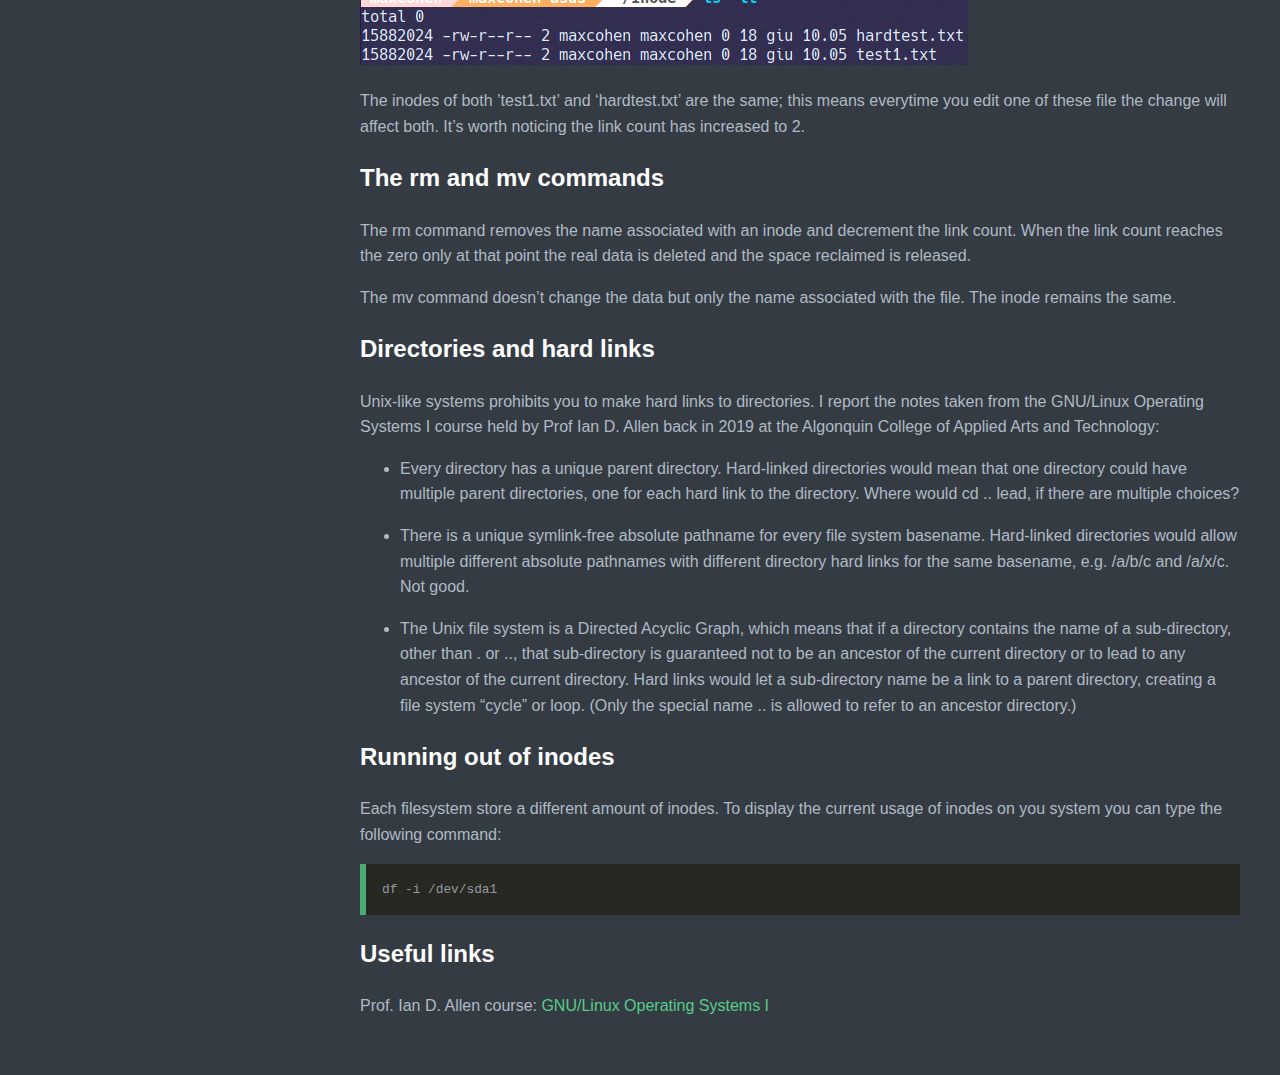
<file: posts/unix_inodes/index.html>
<!doctype html>
<html lang="en-us">
  <head>
    <title>UNIX Inodes // Max&#39;s blog</title>
    <link rel="shortcut icon" href="/favicon.ico" />
    <meta charset="utf-8" />
    <meta name="generator" content="Hugo 0.118.2">
    <meta name="viewport" content="width=device-width, initial-scale=1" />
    <meta name="author" content="Emanuele Abbate" />
    <meta name="description" content="" />
    <link rel="stylesheet" href="/css/main.min.3c3c186cd62e563ad6e2f00a89dbee656ab912d1d46f856b5605dd0232521e2a.css" />

    
    <meta name="twitter:card" content="summary"/>
<meta name="twitter:title" content="UNIX Inodes"/>
<meta name="twitter:description" content="In 1969 at Bell Labs a revolution was brought to the world: the UNIX operating system. Talking about Unix itself would not take an entire post but a full dedicated blog. I will only write down about one of the fundamentals of a Unix-like system: Inodes.
What is an inode? The structure that identifies univocally a file within the filesystem is called inode. Since in Unix-like systems &ldquo;everything is a file&rdquo; each file is associated with an inode."/>

    <meta property="og:title" content="UNIX Inodes" />
<meta property="og:description" content="In 1969 at Bell Labs a revolution was brought to the world: the UNIX operating system. Talking about Unix itself would not take an entire post but a full dedicated blog. I will only write down about one of the fundamentals of a Unix-like system: Inodes.
What is an inode? The structure that identifies univocally a file within the filesystem is called inode. Since in Unix-like systems &ldquo;everything is a file&rdquo; each file is associated with an inode." />
<meta property="og:type" content="article" />
<meta property="og:url" content="https://maxcohen31.github.io/posts/unix_inodes/" /><meta property="article:section" content="posts" />
<meta property="article:published_time" content="2023-06-18T10:20:22+02:00" />
<meta property="article:modified_time" content="2023-06-18T10:20:22+02:00" />


  </head>
  <body>
    <header class="app-header">
      <a href="https://maxcohen31.github.io/"><img class="app-header-avatar" src="/img/picme.jpg" alt="Emanuele Abbate" /></a>
      <span class="app-header-title">Max&#39;s blog</span>
      <nav class="app-header-menu">
          <a class="app-header-menu-item" href="/about/">About</a>
             | 
          
          <a class="app-header-menu-item" href="/">Home</a>
      </nav>
      <p>CS student | GNU/Linux enthusiast | Aspiring Data scientist</p>
      <div class="app-header-social">
        
          <a href="https://github.com/maxcohen31" target="_blank" rel="noreferrer noopener me">
            <svg viewBox="0 0 24 24" fill="none" stroke="currentColor" stroke-width="2" stroke-linecap="round" stroke-linejoin="round" class="icon icon-github">
  <title>Github</title>
  <path d="M9 19c-5 1.5-5-2.5-7-3m14 6v-3.87a3.37 3.37 0 0 0-.94-2.61c3.14-.35 6.44-1.54 6.44-7A5.44 5.44 0 0 0 20 4.77 5.07 5.07 0 0 0 19.91 1S18.73.65 16 2.48a13.38 13.38 0 0 0-7 0C6.27.65 5.09 1 5.09 1A5.07 5.07 0 0 0 5 4.77a5.44 5.44 0 0 0-1.5 3.78c0 5.42 3.3 6.61 6.44 7A3.37 3.37 0 0 0 9 18.13V22"></path>
</svg>
          </a>
        
      </div>
    </header>
    <main class="app-container">
      
  <article class="post">
    <header class="post-header">
      <h1 class ="post-title">UNIX Inodes</h1>
      <div class="post-meta">
        <div>
          <svg viewBox="0 0 24 24" fill="none" stroke="currentColor" stroke-width="2" stroke-linecap="round" stroke-linejoin="round" class="icon icon-calendar">
  <title>calendar</title>
  <rect x="3" y="4" width="18" height="18" rx="2" ry="2"></rect><line x1="16" y1="2" x2="16" y2="6"></line><line x1="8" y1="2" x2="8" y2="6"></line><line x1="3" y1="10" x2="21" y2="10"></line>
</svg>
          Jun 18, 2023
        </div>
        <div>
          <svg viewBox="0 0 24 24" fill="none" stroke="currentColor" stroke-width="2" stroke-linecap="round" stroke-linejoin="round" class="icon icon-clock">
  <title>clock</title>
  <circle cx="12" cy="12" r="10"></circle><polyline points="12 6 12 12 16 14"></polyline>
</svg>
          4 min read
        </div>
      </div>
    </header>
    <div class="post-content">
      <p>In 1969 at Bell Labs a revolution was brought to the world: the <strong>UNIX</strong> operating system. Talking about Unix itself would not take an entire post but a full dedicated blog. I will only write down about one of the fundamentals of a Unix-like system: <strong>Inodes</strong>.</p>
<h2 id="what-is-an-inode">What is an inode?</h2>
<p>The structure that identifies univocally a file within the filesystem is called inode. Since in Unix-like systems &ldquo;everything is a file&rdquo; each file is associated with an inode. The inode stores the metadata of a file:</p>
<ul>
<li>type: regular, directory, symbolic link, char device, block device, FIFO or pipe, socket.</li>
<li>dimension</li>
<li>access permissions</li>
<li>access time</li>
<li>number of hard links to the file</li>
<li>ACL</li>
<li>addresses of disk blocks containing data.</li>
</ul>
<p>The inode <strong>does not</strong> contains the filepath of a file.</p>
<h2 id="directories">Directories</h2>
<p>In Unix-like systems files are not &ldquo;contained&rdquo; in a directory but rather they are stored in a tree-like structure. The directory itself is an inode and is simply a list of inodes. Directories keep file names and the corrispettive inodes. As wrote above the informations of a file in a directory are kept with the file&rsquo;s inode.</p>
<h2 id="display-the-file-inode">Display the file inode</h2>
<p>The informations from the <strong>ls</strong> command comes from the inode. To display the inode associated with a file just type in your terminal</p>
<div class="highlight"><pre tabindex="0" style="color:#f8f8f2;background-color:#272822;-moz-tab-size:4;-o-tab-size:4;tab-size:4;"><code class="language-bash" data-lang="bash"><span style="display:flex;"><span>ls -i
</span></span></code></pre></div><p>Let&rsquo;s see an example:</p>
<p><img src="/ls_command.png" alt="inode"></p>
<p>The inode of test1.txt file is reported under the first column and is equal to 15882024.</p>
<p>We can search for files by their inode number as well:</p>
<p><img src="/search_inode.png" alt="search"></p>
<h2 id="hard-link">Hard link</h2>
<p>When it comes to inodes talking about <strong>hard links</strong> is compulsory. Let&rsquo;s say you have a friend called
Johnatan and you refere to him as John; both names &ldquo;points&rdquo; to the same person. It&rsquo;s easy now to understand the concept of hard link: two files pointing to an equal inode are basically the same file.
Each file keeps track of how many references have been made.</p>
<p>Hard links cannot reference files on other filesystems.</p>
<p>The example below shows how to make an hard link then lists the inodes associated with the files</p>
<p><img src="/hardlink2.png" alt="hardlink"></p>
<p>The inodes of both &rsquo;test1.txt&rsquo; and &lsquo;hardtest.txt&rsquo; are the same; this means everytime you edit one of these file the change will affect both.
It&rsquo;s worth noticing the link count has increased to 2.</p>
<h2 id="the-rm-and-mv-commands">The rm and mv commands</h2>
<p>The rm command removes the name associated with an inode and decrement the link count. When the link count reaches the zero only at that point the real data is deleted and the space reclaimed is released.</p>
<p>The mv command doesn&rsquo;t change the data but only the name associated with the file. The inode remains the same.</p>
<h2 id="directories-and-hard-links">Directories and hard links</h2>
<p>Unix-like systems prohibits you to make hard links to directories. I report the notes taken from the GNU/Linux Operating Systems I course held by Prof Ian D. Allen back in 2019 at the Algonquin College of Applied Arts and Technology:</p>
<ul>
<li>
<p>Every directory has a unique parent directory. Hard-linked directories would mean that one directory could have multiple parent directories, one for each hard link to the directory. Where would cd .. lead, if there are multiple choices?</p>
</li>
<li>
<p>There is a unique symlink-free absolute pathname for every file system basename. Hard-linked directories would allow multiple different absolute pathnames with different directory hard links for the same basename, e.g. /a/b/c and /a/x/c. Not good.</p>
</li>
<li>
<p>The Unix file system is a Directed Acyclic Graph, which means that if a directory contains the name of a sub-directory, other than . or .., that sub-directory is guaranteed not to be an ancestor of the current directory or to lead to any ancestor of the current directory. Hard links would let a sub-directory name be a link to a parent directory, creating a file system “cycle” or loop. (Only the special name .. is allowed to refer to an ancestor directory.)</p>
</li>
</ul>
<h2 id="running-out-of-inodes">Running out of inodes</h2>
<p>Each filesystem store a different amount of inodes. To display the current usage of inodes on you system you can type the following command:</p>
<div class="highlight"><pre tabindex="0" style="color:#f8f8f2;background-color:#272822;-moz-tab-size:4;-o-tab-size:4;tab-size:4;"><code class="language-bash" data-lang="bash"><span style="display:flex;"><span>df -i /dev/sda1
</span></span></code></pre></div><h2 id="useful-links">Useful links</h2>
<p>Prof. Ian D. Allen course: <a href="https://teaching.idallen.com/cst8207/19w/">GNU/Linux Operating Systems I</a></p>

    </div>
    <div class="post-footer">
      
    </div>
  </article>

    </main>
  </body>
</html>
</file>
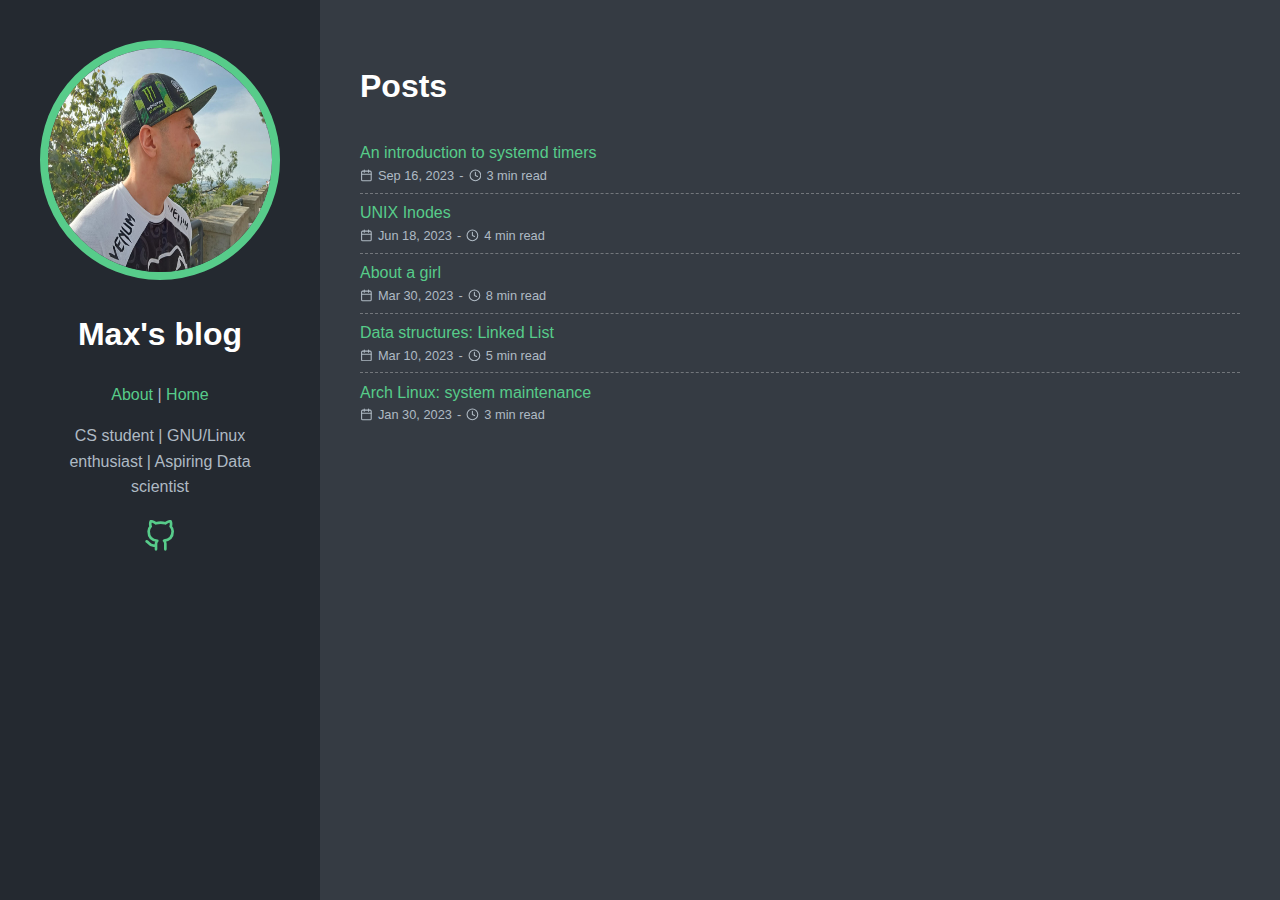
<file: posts/page/1/index.html>
<!DOCTYPE html>
<html lang="en-us">
  <head>
    <title>https://maxcohen31.github.io/posts/</title>
    <link rel="canonical" href="https://maxcohen31.github.io/posts/">
    <meta name="robots" content="noindex">
    <meta charset="utf-8">
    <meta http-equiv="refresh" content="0; url=https://maxcohen31.github.io/posts/">
  </head>
</html>
</file>
<file: css/main.min.3c3c186cd62e563ad6e2f00a89dbee656ab912d1d46f856b5605dd0232521e2a.css>
*{box-sizing:border-box}html{line-height:1.6}body{margin:0;font-family:sans-serif;background:#353b43;color:#afbac4}h1,h2,h3,h4,h5,h6{color:#fff}a{color:#57cc8a;transition:color .35s;text-decoration:none}a:hover{color:#fff}code{font-family:monospace,monospace;font-size:1em;color:rgba(175,186,196,.8);text-size-adjust:100%;-ms-text-size-adjust:100%;-moz-text-size-adjust:100%;-webkit-text-size-adjust:100%}pre{font-size:1rem;line-height:1.2em;margin:0;overflow:auto}pre code{font-size:.8em}::selection{background:rgba(175,186,196,.25)}::-moz-selection{background:rgba(175,186,196,.25)}.app-header{padding:2.5em;background:#242930;text-align:center}.app-header-avatar{width:15rem;height:15rem;border-radius:100%;border:.5rem solid #57cc8a}.app-container{padding:2.5rem}.app-header-social{display:flex;align-items:center;justify-content:center;font-size:2em;color:#fff}.app-header-social a:not(:last-child){margin-right:.4em}.app-header-title{color:#fff;display:block;font-size:2em;margin:.67em 0;font-weight:700}@media(min-width:940px){.app-header{position:fixed;top:0;left:0;width:20rem;min-height:100vh}.app-container{max-width:65rem;margin-left:20rem}}.error-404{text-align:center}.error-404-title{text-transform:uppercase}.icon{display:inline-block;width:1em;height:1em;margin-top:-.125em}.pagination{display:block;list-style:none;padding:0;font-size:.8em;text-align:center;margin:3em 0}.page-item{display:inline-block}.page-item .page-link{display:flex;align-items:center;justify-content:center;width:1.8rem;height:1.8rem}.page-item.active .page-link{color:#fff;border-radius:2em;background:#57cc8a}.post-title{color:#fff}.post-meta>div{display:flex;align-items:center;font-size:.8em}.post-meta>div>.icon{margin-right:.4em}.post-content>pre,.post-content .highlight{margin:1em 0}.post-content>pre,.post-content .highlight>pre,.post-content .highlight>div{border-left:.4em solid rgba(87,204,138,.8);padding:1em}.post-content blockquote{border-left:.4em solid rgba(87,204,138,.8);margin:1em 0;padding:.5em 1em;background:#242930}.post-content blockquote p{margin:.5em 0}.post-content img{max-width:100%}.posts-list{padding:0}.posts-list-item{list-style:none;padding:.4em 0}.posts-list-item:not(:last-child){border-bottom:1px dashed rgba(255,255,255,.3)}.posts-list-item-description{display:flex;align-items:center;font-size:.8em}.posts-list-item-description>.icon{margin-right:.4em}.posts-list-item-separator{margin:0 .4em}.tag{display:inline-block;margin-right:.2em;padding:0 .6em;font-size:.9em;border-radius:.2em;white-space:nowrap;background:rgba(255,255,255,.1);transition:color .35s,background .35s}.tag:hover{transition:color .25s,background .05s;background:rgba(255,255,255,.3)}.tags-list{padding:0}.tags-list-item{display:flex;align-items:center;list-style:none;padding:.4em 0}.tags-list-item>.icon{margin-right:.4em}.tags-list-item:not(:last-child){border-bottom:1px dashed rgba(255,255,255,.3)}@media(min-width:450px){.tags-list{display:flex;flex-wrap:wrap}.tags-list-item{width:calc(50% - 1em)}.tags-list-item:nth-child(even){margin-left:1em}.tags-list-item:nth-last-child(2){border:none}}
</file>
